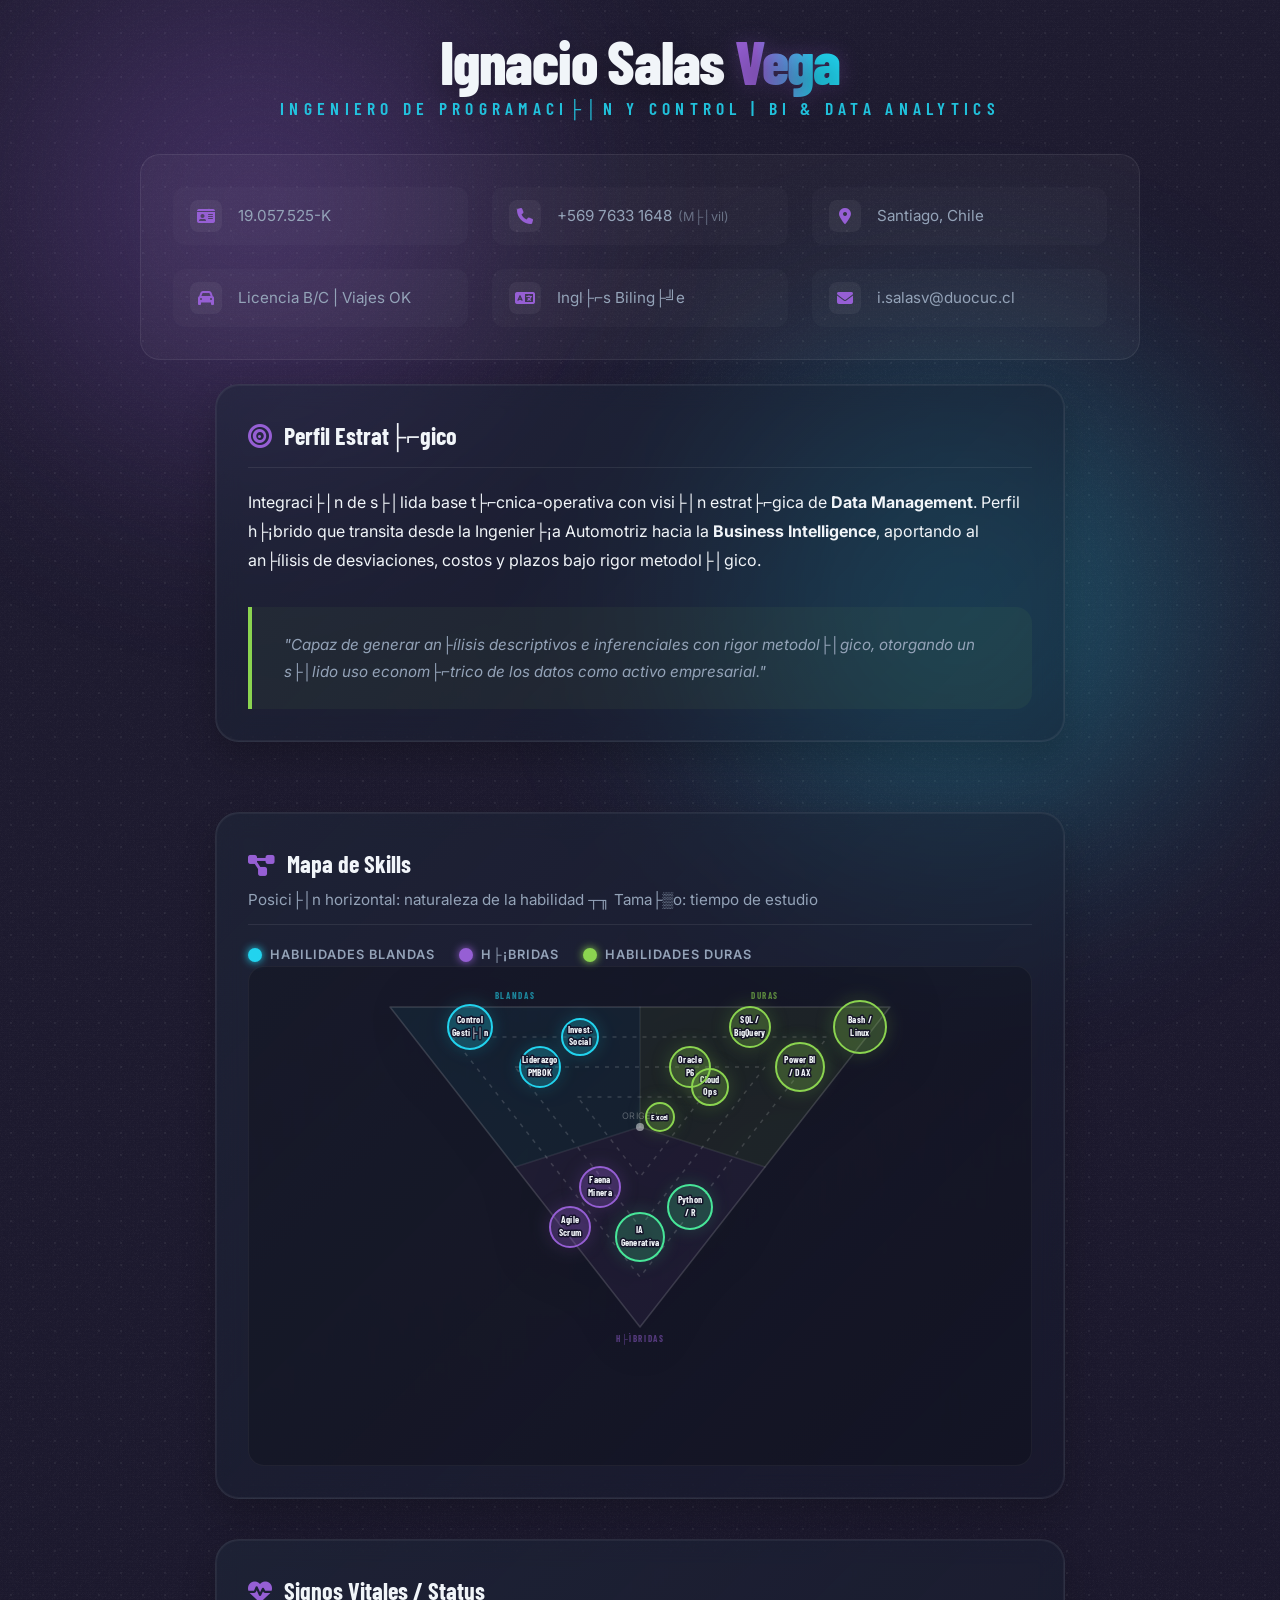
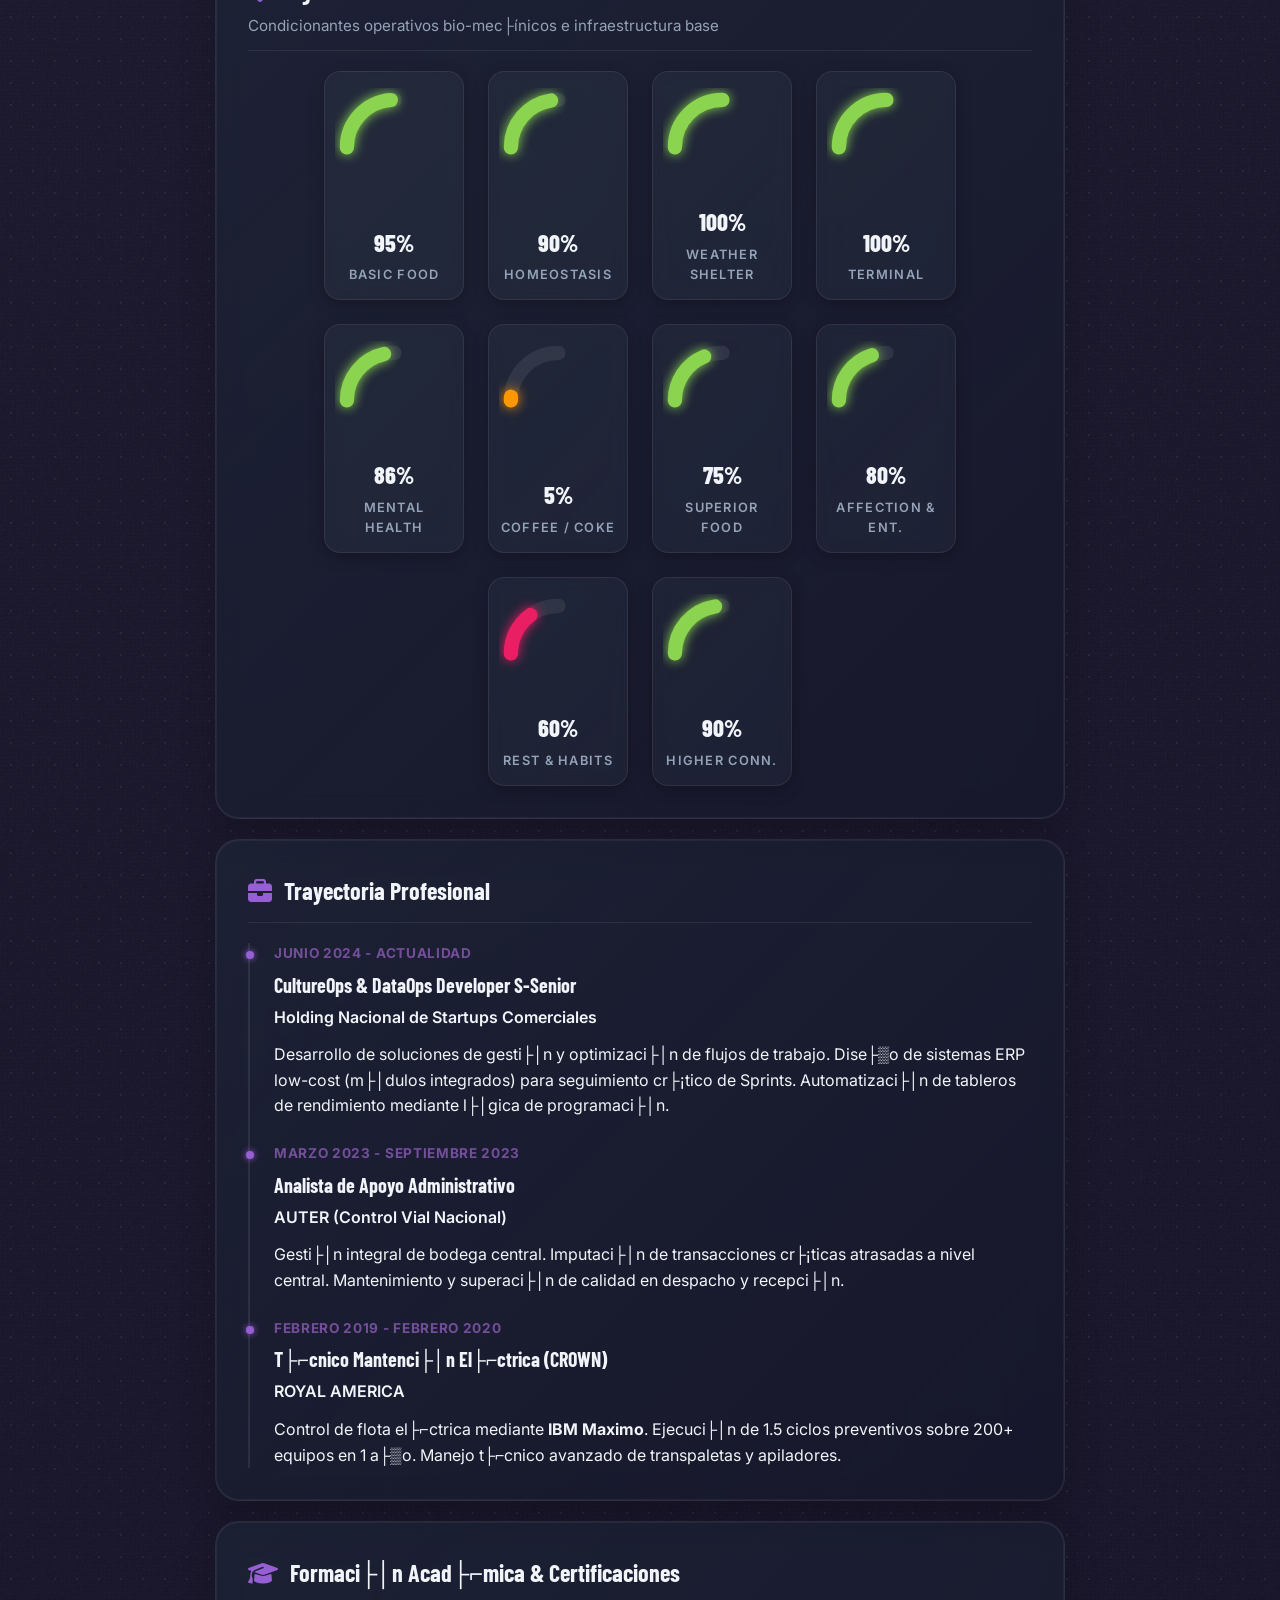
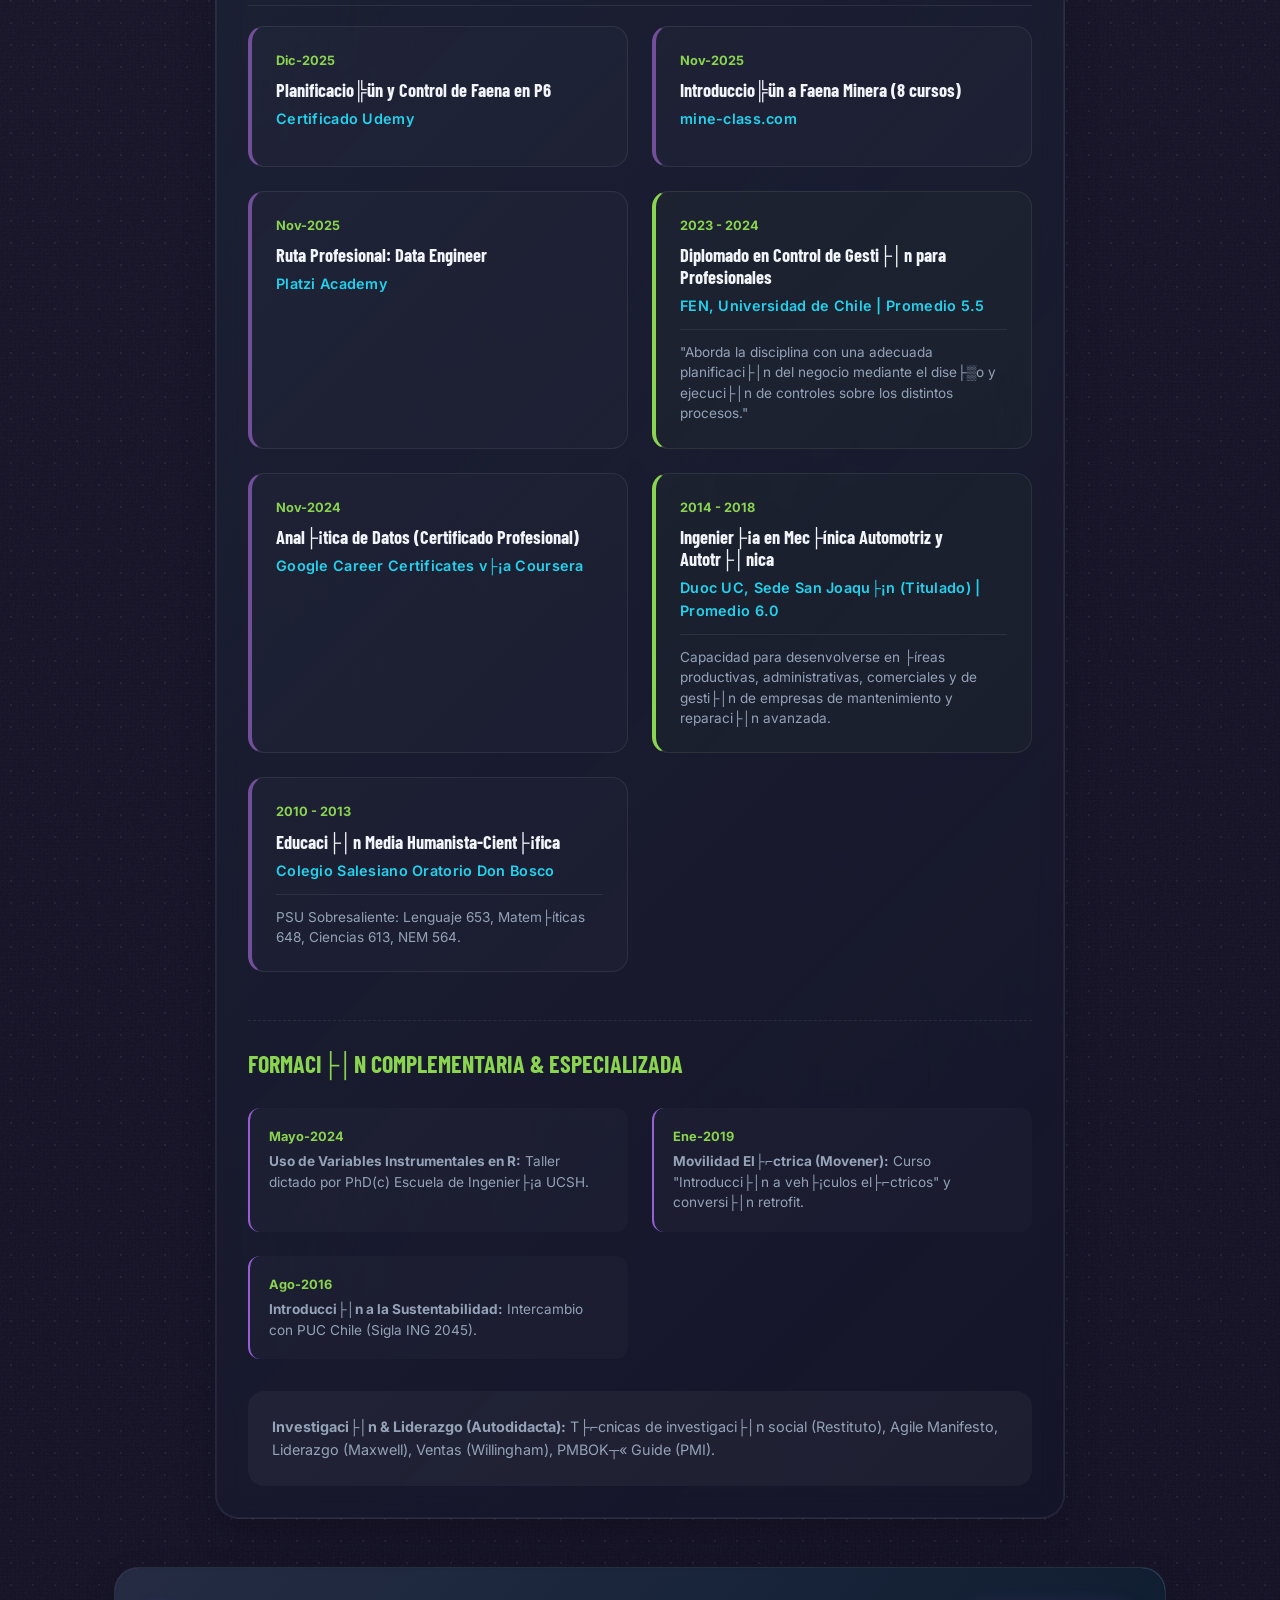
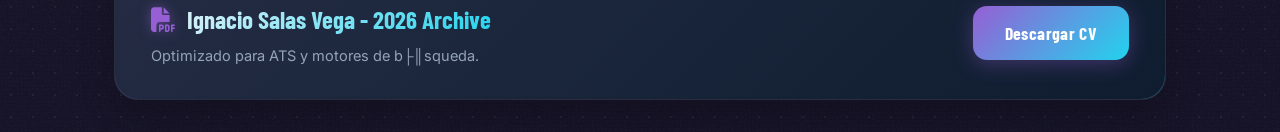
<file: svg_backup_utf8.html>
<!DOCTYPE html>
<html lang="es">

<head>
    <meta charset="UTF-8">
    <meta name="viewport" content="width=device-width, initial-scale=1.0">
    <title>Ignacio Salas Vega | BI & Control de Gesti├│n Portfolio</title>
    <meta name="description"
        content="CV de Ignacio Antonio Salas Vega, Profesional de Inteligencia Empresarial enfocado en Control de Gesti├│n y Miner├¡a.">
    <link rel="stylesheet" href="style.css?v=2.0">
    <link rel="preconnect" href="https://fonts.googleapis.com">
    <link rel="preconnect" href="https://fonts.gstatic.com" crossorigin>
    <link
        href="https://fonts.googleapis.com/css2?family=Barlow+Condensed:wght@300;400;600;700;800&family=Inter:wght@300;400;500;600;700&family=IBM+Plex+Mono:wght@400;600&display=swap"
        rel="stylesheet">
    <link rel="stylesheet" href="https://cdnjs.cloudflare.com/ajax/libs/font-awesome/6.4.0/css/all.min.css">
</head>

<body class="dark-mode">
    <div class="container">
        <!-- ATS Metadata (Hidden for Humans - 100% Data Integrity) -->
        <div class="sr-only">
            <h1>IGNACIO ANTONIO SALAS VEGA</h1>
            <p>RUT: 19.057.525-K</p>
            <p>Profesional de la Inteligencia empresarial y el control de gesti├│n</p>
            <p>Naci├│ el 19 de julio, 1995</p>
            <p>Contacto M├│vil: +569 7633 1648 | Emergencia: +569 7946 3741 (Marco Salas)</p>
            <p>Email: i.salasv@duocuc.cl</p>
            <p>Direcci├│n: Av. Diez de julio Huamachuco #750, casa 5, Santiago</p>
            <p>Licencia de conducir clase B/C. Biling├╝e Castellano-Ingl├⌐s. Disponibilidad de viajar.</p>
            <p>Objetivo: Ingeniero de Programaci├│n y Control | BI | Data Analytics | Miner├¡a.</p>
        </div>

        <header>
            <div class="header-main">
                <h1 id="user-name">Ignacio Salas <span class="accent">Vega</span></h1>
                <p class="subtitle">Ingeniero de Programaci├│n y Control | BI & Data Analytics</p>
            </div>

            <div class="contact-grid">
                <a class="contact-item" href="tel:+56976331648" title="Llamar">
                    <i class="fa-solid fa-id-card"></i>
                    <span>19.057.525-K</span>
                </a>
                <a class="contact-item" href="tel:+56976331648" title="Llamar">
                    <i class="fa-solid fa-phone"></i>
                    <span>+569 7633 1648 <small>(M├│vil)</small></span>
                </a>
                <a class="contact-item" href="https://maps.google.com/?q=Santiago,Chile" target="_blank" rel="noopener" title="Ver en Google Maps">
                    <i class="fa-solid fa-location-dot"></i>
                    <span>Santiago, Chile</span>
                </a>
                <a class="contact-item" href="https://www.sernac.cl/portal/604/w3-article-62593.html" target="_blank" rel="noopener" title="Info licencias">
                    <i class="fa-solid fa-car"></i>
                    <span>Licencia B/C | Viajes OK</span>
                </a>
                <a class="contact-item" href="https://linkedin.com/in/ignacio-salas-vega" target="_blank" rel="noopener" title="LinkedIn">
                    <i class="fa-solid fa-language"></i>
                    <span>Ingl├⌐s Biling├╝e</span>
                </a>
                <a class="contact-item" href="mailto:i.salasv@duocuc.cl" title="Enviar email">
                    <i class="fa-solid fa-envelope"></i>
                    <span>i.salasv@duocuc.cl</span>
                </a>

            </div>
        </header>

        <main class="grid">
            <div class="content-main">
                <!-- Profile Section -->
                <section class="card glass">
                    <div class="card-header">
                        <h2><i class="fa-solid fa-bullseye"></i> Perfil Estrat├⌐gico</h2>
                    </div>
                    <div class="objective-text">
                        <p>
                            Integraci├│n de s├│lida base t├⌐cnica-operativa con visi├│n estrat├⌐gica de <strong>Data
                                Management</strong>. Perfil h├¡brido que transita desde la Ingenier├¡a Automotriz hacia la
                            <strong>Business Intelligence</strong>, aportando al an├ílisis de desviaciones, costos y
                            plazos bajo rigor metodol├│gico.
                        </p>
                        <blockquote class="quote">
                            "Capaz de generar an├ílisis descriptivos e inferenciales con rigor metodol├│gico, otorgando un
                            s├│lido uso econom├⌐trico de los datos como activo empresarial."
                        </blockquote>
                    </div>
                </section>

                <div class="visual-row">
                    <!-- Skills Bubble Map -->
                    <section class="card glass skill-map-section">
                        <div class="card-header">
                            <h2><i class="fa-solid fa-diagram-project"></i> Mapa de Skills</h2>
                            <p>Posici├│n horizontal: naturaleza de la habilidad ┬╖ Tama├▒o: tiempo de estudio</p>
                        </div>

                        <!-- Skill Map Legend -->
                        <div class="skill-map-legend">
                            <span class="legend-item legend-soft"><span class="legend-dot"></span>Habilidades Blandas</span>
                            <span class="legend-item legend-hybrid"><span class="legend-dot"></span>H├¡bridas</span>
                            <span class="legend-item legend-hard"><span class="legend-dot"></span>Habilidades Duras</span>
                        </div>

                        <!-- Bubble Map SVG -->
                        <div class="skill-map-wrapper">
                            <svg id="skill-bubble-map" viewBox="0 0 620 380" class="skill-bubble-svg" role="img" aria-label="Mapa de habilidades blandas y duras">

                                <!-- Zone backgrounds (Inverted Triangle Split) -->
                                <!-- Soft zone (Top Left Kite) -->
                                <polygon points="60,40 310,40 310,160 185,200" class="skill-zone skill-zone-soft"/>
                                <!-- Hard zone (Top Right Kite) -->
                                <polygon points="310,40 560,40 435,200 310,160" class="skill-zone skill-zone-hard"/>
                                <!-- Hybrid zone (Bottom Kite) -->
                                <polygon points="185,200 310,160 435,200 310,360" class="skill-zone skill-zone-hybrid"/>

                                <!-- Dividers -->
                                <line x1="310" y1="160" x2="310" y2="40" class="triangle-divider"/>
                                <line x1="310" y1="160" x2="185" y2="200" class="triangle-divider"/>
                                <line x1="310" y1="160" x2="435" y2="200" class="triangle-divider"/>

                                <!-- Concentric Triangles for scale (Especializaci├│n) -->
                                <polygon points="60,40 560,40 310,360" class="triangle-border"/>
                                <polygon points="122.5,70 497.5,70 310,310" class="triangle-border cartesian-ring"/>
                                <polygon points="185,100 435,100 310,260" class="triangle-border cartesian-ring"/>
                                <polygon points="247.5,130 372.5,130 310,210" class="triangle-border cartesian-ring"/>

                                <!-- Center Badge / Node -->
                                <circle cx="310" cy="160" r="4" fill="var(--text-primary)" opacity="0.5"/>

                                <!-- Zone labels -->
                                <text x="185" y="32" class="skill-zone-label soft-label">BLANDAS</text>
                                <text x="435" y="32" class="skill-zone-label hard-label">DURAS</text>
                                <text x="310" y="375" class="skill-zone-label hybrid-label">H├ìBRIDAS</text>

                                <!-- Axes text (Specialization Marker) -->
                                <text x="310" y="152" class="skill-axis-text" text-anchor="middle" font-size="7">ORIGEN</text>

                                <!-- ΓòÉΓòÉΓòÉΓòÉΓòÉΓòÉΓòÉΓòÉΓòÉΓòÉΓòÉΓòÉΓòÉΓòÉΓòÉ SKILL BUBBLES ΓòÉΓòÉΓòÉΓòÉΓòÉΓòÉΓòÉΓòÉΓòÉΓòÉΓòÉΓòÉΓòÉΓòÉΓòÉ -->

                                <!-- BLANDAS (Top Left) -->
                                <g class="skill-bubble-group" data-skill="Control de Gesti├│n" data-type="Blanda" data-time="Diplomado FEN" data-detail="Alta especializaci├│n, ~54 meses equiv.">
                                    <circle cx="140" cy="60" r="22" class="skill-bubble skill-bubble-soft"/>
                                    <text x="140" y="56" class="bubble-label">Control</text>
                                    <text x="140" y="69" class="bubble-label">Gesti├│n</text>
                                </g>

                                <g class="skill-bubble-group" data-skill="Liderazgo / PMBOK" data-type="Blanda" data-time="Directivo" data-detail="Maxwell, Willingham, PMBOK, ~48 meses equiv.">
                                    <circle cx="210" cy="100" r="20" class="skill-bubble skill-bubble-soft"/>
                                    <text x="210" y="96" class="bubble-label">Liderazgo</text>
                                    <text x="210" y="109" class="bubble-label">PMBOK</text>
                                </g>

                                <g class="skill-bubble-group" data-skill="Investigaci├│n Social" data-type="Blanda" data-time="Anal├¡tico" data-detail="T├⌐cnicas de investigaci├│n, ~44 meses equiv.">
                                    <circle cx="250" cy="70" r="18" class="skill-bubble skill-bubble-soft"/>
                                    <text x="250" y="66" class="bubble-label">Invest.</text>
                                    <text x="250" y="78" class="bubble-label">Social</text>
                                </g>

                                <!-- DURAS (Top Right) -->
                                <g class="skill-bubble-group" data-skill="Bash / Linux" data-type="Dura" data-time="Especialista M├íximo" data-detail="Habilidad m├ís desarrollada actualmente">
                                    <circle cx="530" cy="60" r="26" class="skill-bubble skill-bubble-hard"/>
                                    <text x="530" y="56" class="bubble-label">Bash /</text>
                                    <text x="530" y="69" class="bubble-label">Linux</text>
                                </g>

                                <g class="skill-bubble-group" data-skill="Power BI / DAX" data-type="Dura" data-time="Analista BI" data-detail="Dashboards ejecutivos de alta producci├│n">
                                    <circle cx="470" cy="100" r="24" class="skill-bubble skill-bubble-hard"/>
                                    <text x="470" y="96" class="bubble-label">Power BI</text>
                                    <text x="470" y="109" class="bubble-label">/ DAX</text>
                                </g>

                                <g class="skill-bubble-group" data-skill="SQL / BigQuery" data-type="Dura" data-time="Queries" data-detail="ETL y modelos de datos relacionales">
                                    <circle cx="420" cy="60" r="20" class="skill-bubble skill-bubble-hard"/>
                                    <text x="420" y="56" class="bubble-label">SQL /</text>
                                    <text x="420" y="69" class="bubble-label">BigQuery</text>
                                </g>

                                <g class="skill-bubble-group" data-skill="Cloud / Ops" data-type="Dura" data-time="DevOps Basic" data-detail="AWS, GCP, contenedores b├ísicos">
                                    <circle cx="380" cy="120" r="18" class="skill-bubble skill-bubble-hard"/>
                                    <text x="380" y="116" class="bubble-label">Cloud</text>
                                    <text x="380" y="128" class="bubble-label">Ops</text>
                                </g>

                                <g class="skill-bubble-group" data-skill="Oracle P6" data-type="Dura" data-time="Planeamiento" data-detail="Control de proyectos, cronogramas y mallas CPM">
                                    <circle cx="360" cy="100" r="20" class="skill-bubble skill-bubble-hard"/>
                                    <text x="360" y="96" class="bubble-label">Oracle</text>
                                    <text x="360" y="109" class="bubble-label">P6</text>
                                </g>
                                
                                <g class="skill-bubble-group" data-skill="Excel" data-type="Dura" data-time="Generalista" data-detail="Habilidad desplazada por herramientas superiores, cercan├¡a al centro">
                                    <circle cx="330" cy="150" r="14" class="skill-bubble skill-bubble-hard"/>
                                    <text x="330" y="153" class="bubble-label" style="font-size: 8px;">Excel</text>
                                </g>

                                <!-- H├ìBRIDAS (Bottom) -->
                                <g class="skill-bubble-group" data-skill="IA Generativa" data-type="H├¡brida-Dura" data-time="A la vanguardia" data-detail="Flujos AI, automatizaci├│n con LLMs (Top especializaci├│n)">
                                    <circle cx="310" cy="270" r="24" class="skill-bubble skill-bubble-hybrid-hard"/>
                                    <text x="310" y="266" class="bubble-label">IA</text>
                                    <text x="310" y="279" class="bubble-label">Generativa</text>
                                </g>

                                <g class="skill-bubble-group" data-skill="Python / R" data-type="H├¡brida-Dura" data-time="Developer" data-detail="Data Engineering, limpieza de datos, y scripts estad├¡sticos">
                                    <circle cx="360" cy="240" r="22" class="skill-bubble skill-bubble-hybrid-hard"/>
                                    <text x="360" y="236" class="bubble-label">Python</text>
                                    <text x="360" y="249" class="bubble-label">/ R</text>
                                </g>

                                <g class="skill-bubble-group" data-skill="Agile / Scrum" data-type="H├¡brida-Blanda" data-time="Agile" data-detail="Pr├íctica laboral en startups, sprint planning">
                                    <circle cx="240" cy="260" r="20" class="skill-bubble skill-bubble-hybrid"/>
                                    <text x="240" y="256" class="bubble-label">Agile</text>
                                    <text x="240" y="269" class="bubble-label">Scrum</text>
                                </g>

                                <g class="skill-bubble-group" data-skill="Faena Minera" data-type="H├¡brida" data-time="Terreno" data-detail="Conformidad a normas y operaciones">
                                    <circle cx="270" cy="220" r="20" class="skill-bubble skill-bubble-hybrid"/>
                                    <text x="270" y="216" class="bubble-label">Faena</text>
                                    <text x="270" y="229" class="bubble-label">Minera</text>
                                </g>

                                <!-- ΓòÉΓòÉΓòÉΓòÉΓòÉΓòÉΓòÉΓòÉΓòÉΓòÉΓòÉΓòÉΓòÉΓòÉΓòÉ TOOLTIP ΓòÉΓòÉΓòÉΓòÉΓòÉΓòÉΓòÉΓòÉΓòÉΓòÉΓòÉΓòÉΓòÉΓòÉΓòÉ -->
                                <g id="skill-tooltip" class="skill-tooltip-group" style="display:none;">
                                    <rect id="tooltip-bg" x="0" y="0" width="200" height="76" rx="10" class="tooltip-bg"/>
                                    <text id="tooltip-name" x="10" y="20" class="tooltip-name"></text>
                                    <text id="tooltip-type" x="10" y="38" class="tooltip-type"></text>
                                    <text id="tooltip-time" x="10" y="54" class="tooltip-time"></text>
                                    <text id="tooltip-detail" x="10" y="70" class="tooltip-detail"></text>
                                </g>
                            </svg>
                        </div>
                    </section>

                    <!-- Signos Vitales y Estado del Sistema -->
                    <section class="card glass mastery-section">
                        <div class="card-header">
                            <h2><i class="fa-solid fa-heart-pulse"></i> Signos Vitales / Status</h2>
                            <p>Condicionantes operativos bio-mec├ínicos e infraestructura base</p>
                        </div>
                        <div class="carousel-container">
                            <div class="gauge-grid carousel">
                                <!-- 1. Basic food and hydration: 95% -->
                                <div class="gauge-item">
                                    <svg viewBox="0 0 100 100" class="gauge">
                                        <path d="M 10 50 A 40 40 0 0 1 50 10" class="gauge-bg" />
                                        <path d="M 10 50 A 40 40 0 0 1 50 10" class="gauge-fill"
                                            style="stroke-dasharray: 62.8; stroke-dashoffset: 3.14;" />
                                    </svg>
                                    <div class="gauge-info"><span class="gauge-value">95%</span><span
                                            class="gauge-name">Basic Food</span><!--<span class="gauge-desc">Hydration</span>-->
                                    </div>
                                </div>
                                <!-- 2. Homeostasis: 90% -->
                                <div class="gauge-item">
                                    <svg viewBox="0 0 100 100" class="gauge">
                                        <path d="M 10 50 A 40 40 0 0 1 50 10" class="gauge-bg" />
                                        <path d="M 10 50 A 40 40 0 0 1 50 10" class="gauge-fill"
                                            style="stroke-dasharray: 62.8; stroke-dashoffset: 6.28;" />
                                    </svg>
                                    <div class="gauge-info"><span class="gauge-value">90%</span><span
                                            class="gauge-name">Homeostasis</span><!--<span class="gauge-desc">Stable</span>--></div>
                                </div>
                                <!-- 3. Weather shelter: 100% -->
                                <div class="gauge-item">
                                    <svg viewBox="0 0 100 100" class="gauge">
                                        <path d="M 10 50 A 40 40 0 0 1 50 10" class="gauge-bg" />
                                        <path d="M 10 50 A 40 40 0 0 1 50 10" class="gauge-fill accent-purple"
                                            style="stroke-dasharray: 62.8; stroke-dashoffset: 0;" />
                                    </svg>
                                    <div class="gauge-info"><span class="gauge-value">100%</span><span
                                            class="gauge-name">Weather Shelter</span><!--<span class="gauge-desc">Optimal</span>-->
                                    </div>
                                </div>
                                <!-- 4. Working & connected terminal: 100% -->
                                <div class="gauge-item">
                                    <svg viewBox="0 0 100 100" class="gauge">
                                        <path d="M 10 50 A 40 40 0 0 1 50 10" class="gauge-bg" />
                                        <path d="M 10 50 A 40 40 0 0 1 50 10" class="gauge-fill accent-purple"
                                            style="stroke-dasharray: 62.8; stroke-dashoffset: 0;" />
                                    </svg>
                                    <div class="gauge-info"><span class="gauge-value">100%</span><span
                                            class="gauge-name">Terminal</span><!--<span class="gauge-desc">Connected</span>--></div>
                                </div>
                                <!-- 5. Attended mental health: 86% -->
                                <div class="gauge-item">
                                    <svg viewBox="0 0 100 100" class="gauge">
                                        <path d="M 10 50 A 40 40 0 0 1 50 10" class="gauge-bg" />
                                        <path d="M 10 50 A 40 40 0 0 1 50 10" class="gauge-fill"
                                            style="stroke-dasharray: 62.8; stroke-dashoffset: 8.79;" />
                                    </svg>
                                    <div class="gauge-info"><span class="gauge-value">86%</span><span
                                            class="gauge-name">Mental Health</span><!--<span class="gauge-desc">Attended</span>-->
                                    </div>
                                </div>
                                <!-- 6. Coffee/Coke: 5% -->
                                <div class="gauge-item">
                                    <svg viewBox="0 0 100 100" class="gauge">
                                        <path d="M 10 50 A 40 40 0 0 1 50 10" class="gauge-bg" />
                                        <path d="M 10 50 A 40 40 0 0 1 50 10" class="gauge-fill"
                                            style="stroke-dasharray: 62.8; stroke-dashoffset: 59.66; stroke:#ff9800; filter:drop-shadow(0 0 5px #ff9800);" />
                                    </svg>
                                    <div class="gauge-info"><span class="gauge-value">5%</span><span
                                            class="gauge-name">Coffee / Coke</span><!--<span class="gauge-desc">Fuel</span>-->
                                    </div>
                                </div>
                                <!-- 7. Superior food and hydration: 75% -->
                                <div class="gauge-item">
                                    <svg viewBox="0 0 100 100" class="gauge">
                                        <path d="M 10 50 A 40 40 0 0 1 50 10" class="gauge-bg" />
                                        <path d="M 10 50 A 40 40 0 0 1 50 10" class="gauge-fill accent-purple"
                                            style="stroke-dasharray: 62.8; stroke-dashoffset: 15.70;" />
                                    </svg>
                                    <div class="gauge-info"><span class="gauge-value">75%</span><span
                                            class="gauge-name">Superior Food</span><!--<span class="gauge-desc">Premium</span>--></div>
                                </div>
                                <!-- 8. Affection, entertainment & therapy: 80% -->
                                <div class="gauge-item">
                                    <svg viewBox="0 0 100 100" class="gauge">
                                        <path d="M 10 50 A 40 40 0 0 1 50 10" class="gauge-bg" />
                                        <path d="M 10 50 A 40 40 0 0 1 50 10" class="gauge-fill accent-purple"
                                            style="stroke-dasharray: 62.8; stroke-dashoffset: 12.56;" />
                                    </svg>
                                    <div class="gauge-info"><span class="gauge-value">80%</span><span
                                            class="gauge-name">Affection & Ent.</span><!--<span class="gauge-desc">Therapy</span>-->
                                    </div>
                                </div>
                                <!-- 9. Rest and healthy habits: 60% -->
                                <div class="gauge-item">
                                    <svg viewBox="0 0 100 100" class="gauge">
                                        <path d="M 10 50 A 40 40 0 0 1 50 10" class="gauge-bg" />
                                        <path d="M 10 50 A 40 40 0 0 1 50 10" class="gauge-fill"
                                            style="stroke-dasharray: 62.8; stroke-dashoffset: 25.12; stroke:#e91e63; filter:drop-shadow(0 0 5px #e91e63);" />
                                    </svg>
                                    <div class="gauge-info"><span class="gauge-value">60%</span><span
                                            class="gauge-name">Rest & Habits</span><!--<span class="gauge-desc">Needs work</span>-->
                                    </div>
                                </div>
                                <!-- 10. Higher connection / Medicine: 90% -->
                                <div class="gauge-item">
                                    <svg viewBox="0 0 100 100" class="gauge">
                                        <path d="M 10 50 A 40 40 0 0 1 50 10" class="gauge-bg" />
                                        <path d="M 10 50 A 40 40 0 0 1 50 10" class="gauge-fill accent-purple"
                                            style="stroke-dasharray: 62.8; stroke-dashoffset: 6.28;" />
                                    </svg>
                                    <div class="gauge-info"><span class="gauge-value">90%</span><span
                                            class="gauge-name">Higher Conn.</span><!--<span class="gauge-desc">Medicine</span>--></div>
                                </div>
                            </div>
                        </div>
                    </section>
                </div>

                <!-- Experience -->
                <section class="card glass">
                    <div class="card-header">
                        <h2><i class="fa-solid fa-briefcase"></i> Trayectoria Profesional</h2>
                    </div>
                    <div class="timeline">
                        <div class="timeline-item">
                            <div class="timeline-date">Junio 2024 - Actualidad</div>
                            <h3 class="timeline-title">CultureOps & DataOps Developer S-Senior</h3>
                            <div class="timeline-org">Holding Nacional de Startups Comerciales</div>
                            <p class="timeline-desc">Desarrollo de soluciones de gesti├│n y optimizaci├│n de flujos de
                                trabajo. Dise├▒o de sistemas ERP low-cost (m├│dulos integrados) para seguimiento cr├¡tico
                                de Sprints. Automatizaci├│n de tableros de rendimiento mediante l├│gica de programaci├│n.
                            </p>
                        </div>
                        <div class="timeline-item">
                            <div class="timeline-date">Marzo 2023 - Septiembre 2023</div>
                            <h3 class="timeline-title">Analista de Apoyo Administrativo</h3>
                            <div class="timeline-org">AUTER (Control Vial Nacional)</div>
                            <p class="timeline-desc">Gesti├│n integral de bodega central. Imputaci├│n de transacciones
                                cr├¡ticas atrasadas a nivel central. Mantenimiento y superaci├│n de calidad en despacho y
                                recepci├│n.</p>
                        </div>
                        <div class="timeline-item">
                            <div class="timeline-date">Febrero 2019 - Febrero 2020</div>
                            <h3 class="timeline-title">T├⌐cnico Mantenci├│n El├⌐ctrica (CROWN)</h3>
                            <div class="timeline-org">ROYAL AMERICA</div>
                            <p class="timeline-desc">Control de flota el├⌐ctrica mediante <strong>IBM Maximo</strong>.
                                Ejecuci├│n de 1.5 ciclos preventivos sobre 200+ equipos en 1 a├▒o. Manejo t├⌐cnico avanzado
                                de transpaletas y apiladores.</p>
                        </div>
                    </div>
                </section>

                <!-- Unified Education & Certifications -->
                <section class="card glass">
                    <div class="card-header">
                        <h2><i class="fa-solid fa-graduation-cap"></i> Formaci├│n Acad├⌐mica & Certificaciones</h2>
                    </div>
                    <div class="edu-grid">
                        <div class="edu-item">
                            <span class="edu-date">Dic-2025</span>
                            <h3 class="edu-heading">Planificacio╠ün y Control de Faena en P6</h3>
                            <span class="edu-org">Certificado Udemy</span>
                        </div>
                        <div class="edu-item">
                            <span class="edu-date">Nov-2025</span>
                            <h3 class="edu-heading">Introduccio╠ün a Faena Minera (8 cursos)</h3>
                            <span class="edu-org">mine-class.com</span>
                        </div>
                        <div class="edu-item">
                            <span class="edu-date">Nov-2025</span>
                            <h3 class="edu-heading">Ruta Profesional: Data Engineer</h3>
                            <span class="edu-org">Platzi Academy</span>
                        </div>
                        <div class="edu-item highlight">
                            <span class="edu-date">2023 - 2024</span>
                            <h3 class="edu-heading">Diplomado en Control de Gesti├│n para Profesionales</h3>
                            <span class="edu-org">FEN, Universidad de Chile | Promedio 5.5</span>
                            <p class="edu-meta">"Aborda la disciplina con una adecuada planificaci├│n del negocio
                                mediante el dise├▒o y ejecuci├│n de controles sobre los distintos procesos."</p>
                        </div>
                        <div class="edu-item">
                            <span class="edu-date">Nov-2024</span>
                            <h3 class="edu-heading">Anal├¡tica de Datos (Certificado Profesional)</h3>
                            <span class="edu-org">Google Career Certificates v├¡a Coursera</span>
                        </div>
                        <div class="edu-item highlight">
                            <span class="edu-date">2014 - 2018</span>
                            <h3 class="edu-heading">Ingenier├¡a en Mec├ínica Automotriz y Autotr├│nica</h3>
                            <span class="edu-org">Duoc UC, Sede San Joaqu├¡n (Titulado) | Promedio 6.0</span>
                            <p class="edu-meta">Capacidad para desenvolverse en ├íreas productivas, administrativas,
                                comerciales y de gesti├│n de empresas de mantenimiento y reparaci├│n avanzada.</p>
                        </div>
                        <div class="edu-item">
                            <span class="edu-date">2010 - 2013</span>
                            <h3 class="edu-heading">Educaci├│n Media Humanista-Cient├¡fica</h3>
                            <span class="edu-org">Colegio Salesiano Oratorio Don Bosco</span>
                            <p class="edu-meta">PSU Sobresaliente: Lenguaje 653, Matem├íticas 648, Ciencias 613, NEM 564.
                            </p>
                        </div>
                    </div>

                    <div class="secondary-edu-header">
                        <h3>Formaci├│n Complementaria & Especializada</h3>
                    </div>
                    <div class="edu-grid-secondary">
                        <div class="edu-item-small">
                            <span class="edu-date">Mayo-2024</span>
                            <p><strong>Uso de Variables Instrumentales en R:</strong> Taller dictado por PhD(c) Escuela
                                de Ingenier├¡a UCSH.</p>
                        </div>
                        <div class="edu-item-small">
                            <span class="edu-date">Ene-2019</span>
                            <p><strong>Movilidad El├⌐ctrica (Movener):</strong> Curso "Introducci├│n a veh├¡culos
                                el├⌐ctricos" y conversi├│n retrofit.</p>
                        </div>
                        <div class="edu-item-small">
                            <span class="edu-date">Ago-2016</span>
                            <p><strong>Introducci├│n a la Sustentabilidad:</strong> Intercambio con PUC Chile (Sigla ING
                                2045).</p>
                        </div>
                    </div>

                    <div class="self-taught">
                        <p><strong>Investigaci├│n & Liderazgo (Autodidacta):</strong> T├⌐cnicas de investigaci├│n social
                            (Restituto), Agile Manifesto, Liderazgo (Maxwell), Ventas (Willingham), PMBOK┬« Guide (PMI).
                        </p>
                    </div>
                </section>
            </div>
        </main>

        <section class="export-banner glass">
            <div class="export-flex">
                <div>
                    <h2><i class="fa-solid fa-file-pdf"></i> Ignacio Salas Vega - 2026 Archive</h2>
                    <p>Optimizado para ATS y motores de b├║squeda.</p>
                </div>
                <button class="btn print-btn" onclick="window.print()"
                    aria-label="Descargar Curriculum Vitae en formato PDF">
                    Descargar CV
                </button>
            </div>
        </section>
    </div>

    <!-- ATS Cluster Hidden -->
    <div class="sr-only">
        SEO CLUSTER: Generative AI; IA Generativa; Prompt Engineering; BigQuery; Google Cloud Platform; R Studio;
        Python; M Language; Power Query; DAX; Data Analysis Expressions; SQL; SQLite; SQL Standard; Power BI; Tableau;
        Data Visualization; Dashboard; Data Driven Decision; SAP; Excel; Oracle Primavera; P6; Construction Viz; ETL
        process; Statistics; Management; Pivot Tables; Relational Database; Strategic Role; Trainee; Scrum; Teamwork;
        Sustainability; Degrowth; Analytical Thinking; Method; Economic; Econometry; Trend; Insight; Outlier; Business
        Intelligence; BI; Business Analytic; BA; Stakeholder; Brevo; Notion; No-Code; Wordpress; Zapier; Integrated
        Automations; Automate; Azure; AWS; Amazon Web Services; Cloud Computing; Cloud Services; GCP; Hubspot; Slack;
        Github; Linux/GNU; Ubuntu; CRM; ERP; Anaconda Environment; GA4; Google Analytics; Meta Ads; Marketing Digital;
        Paid Social; Paid Media; Docker; Microsoft Power Automate; n8n.
    </div>
    <!-- Skill Bubble Map: Tooltip Interaction -->
    <script>
    (function() {
        const svg = document.getElementById('skill-bubble-map');
        if (!svg) return;

        const tooltip = document.getElementById('skill-tooltip');
        const tooltipBg = document.getElementById('tooltip-bg');
        const tooltipName = document.getElementById('tooltip-name');
        const tooltipType = document.getElementById('tooltip-type');
        const tooltipTime = document.getElementById('tooltip-time');
        const tooltipDetail = document.getElementById('tooltip-detail');

        const TOOLTIP_W = 210;
        const TOOLTIP_H = 80;
        const SVG_W = 620;
        const SVG_H = 380;

        function wrapText(el, text, maxWidth) {
            // Simple truncation for SVG text
            el.textContent = text.length > 34 ? text.slice(0, 33) + 'ΓÇª' : text;
        }

        svg.querySelectorAll('.skill-bubble-group').forEach(function(g) {
            g.addEventListener('mouseenter', function(e) {
                const skill = g.dataset.skill;
                const type = g.dataset.type;
                const time = g.dataset.time;
                const detail = g.dataset.detail || '';

                tooltipName.textContent = skill;
                tooltipType.textContent = '≡ƒôî ' + type;
                tooltipTime.textContent = '≡ƒòÉ Estudio: ' + time;
                wrapText(tooltipDetail, detail, TOOLTIP_W - 20);

                // Get circle position from SVG coords
                const circle = g.querySelector('circle');
                let cx = parseFloat(circle.getAttribute('cx'));
                let cy = parseFloat(circle.getAttribute('cy'));
                let r = parseFloat(circle.getAttribute('r'));

                let tx = cx + r + 8;
                let ty = cy - TOOLTIP_H / 2;

                // Clamp within SVG bounds
                if (tx + TOOLTIP_W > SVG_W - 5) tx = cx - r - TOOLTIP_W - 8;
                if (ty < 5) ty = 5;
                if (ty + TOOLTIP_H > SVG_H - 5) ty = SVG_H - TOOLTIP_H - 5;

                tooltipBg.setAttribute('x', tx);
                tooltipBg.setAttribute('y', ty);
                tooltipBg.setAttribute('width', TOOLTIP_W);
                tooltipBg.setAttribute('height', TOOLTIP_H);

                tooltipName.setAttribute('x', tx + 10);
                tooltipName.setAttribute('y', ty + 18);
                tooltipType.setAttribute('x', tx + 10);
                tooltipType.setAttribute('y', ty + 34);
                tooltipTime.setAttribute('x', tx + 10);
                tooltipTime.setAttribute('y', ty + 50);
                tooltipDetail.setAttribute('x', tx + 10);
                tooltipDetail.setAttribute('y', ty + 66);

                tooltip.style.display = 'block';
                tooltip.style.pointerEvents = 'none';
            });

            g.addEventListener('mouseleave', function() {
                tooltip.style.display = 'none';
            });
        });
    })();
    </script>
</body>

</html>
</file>
<file: style.css>
:root {
    /* ── Fondos ───────────────────────────────────────── */
    --bg-color: #1d1a2f;
    --bg-deep: #14112a;
    --surface: #1e293b;
    --card-bg: rgba(30, 41, 59, 0.4);

    /* ── Acentos ──────────────────────────────────────── */
    --accent-primary: #965fd4;
    --accent-secondary: #734f9a;
    --accent-cyan: #22d3ee;
    --accent-lime: #8bd450;
    --accent-green: #10b981;
    --accent-red: #ef4444;
    --accent-amber: #f59e0b;
    --accent-pink: #f472b6;
    --accent-sky: #38bdf8;
    --accent-teal: #48e699;

    /* ── Texto ────────────────────────────────────────── */
    --text-primary: #f1f5f9;
    --text-secondary: #94a3b8;
    --text-muted: #64748b;
    --text-dark: #334155;

    /* ── Bordes / Glass ───────────────────────────────── */
    --border-color: rgba(255, 255, 255, 0.08);
    --border-light: rgba(255, 255, 255, 0.12);
    --glass-border: rgba(255, 255, 255, 0.10);
    --glass-blur: blur(12px);

    /* ── Tipografía ───────────────────────────────────── */
    --font-header: 'Barlow Condensed', sans-serif;
    --font-body: 'Inter', sans-serif;
    --font-mono: 'IBM Plex Mono', monospace;

    /* ── Miscelánea ───────────────────────────────────── */
    --transition: all 0.3s cubic-bezier(0.4, 0, 0.2, 1);
}

.sr-only {
    position: absolute;
    width: 1px;
    height: 1px;
    padding: 0;
    margin: -1px;
    overflow: hidden;
    clip: rect(0, 0, 0, 0);
    white-space: nowrap;
    border: 0;
}

/* Reset & Base */
* {
    margin: 0;
    padding: 0;
    box-sizing: border-box;
}

body {
    background-color: var(--bg-color);
    color: var(--text-primary);
    font-family: var(--font-body);
    line-height: 1.6;
    min-height: 100vh;
    position: relative;
    overflow-x: hidden;
    /* Fondo con capas: Textura Grain fina + Puntos micro + Color base */
    background-image:
        /* Capa 1: Puntos micro sutiles */
        radial-gradient(circle, rgba(255, 255, 255, 0.055) 1px, transparent 1px),
        /* Capa 2: Noise grain orgánico */
        url("data:image/svg+xml,%3Csvg xmlns='http://www.w3.org/2000/svg' width='300' height='300'%3E%3Cfilter id='n'%3E%3CfeTurbulence type='turbulence' baseFrequency='0.75' numOctaves='4' seed='2' stitchTiles='stitch'/%3E%3CfeColorMatrix type='saturate' values='0'/%3E%3C/filter%3E%3Crect width='300' height='300' filter='url(%23n)' opacity='0.09'/%3E%3C/svg%3E"),
        /* Capa 3: Gradiente oscuro de base */
        linear-gradient(160deg, rgba(29, 26, 47, 1) 0%, rgba(20, 17, 38, 1) 100%);
    background-size: 22px 22px, 300px 300px, 100% 100%;
}

/* Capas de Gradients Animados (Blobs) */
body::before,
body::after {
    content: '';
    position: fixed;
    width: 60vmax;
    height: 60vmax;
    border-radius: 50%;
    filter: blur(80px);
    z-index: -1;
    opacity: 0.35;
    pointer-events: none;
}

body::before {
    background: radial-gradient(circle, var(--accent-primary) 0%, transparent 70%);
    top: -20%;
    left: -10%;
    animation: blob-float 20s infinite alternate ease-in-out;
}

body::after {
    background: radial-gradient(circle, var(--accent-cyan) 0%, transparent 70%);
    bottom: -10%;
    right: -5%;
    animation: blob-float 25s infinite alternate-reverse ease-in-out;
}

@keyframes blob-float {
    0% {
        transform: translate(0, 0) scale(1);
    }

    100% {
        transform: translate(10%, 15%) scale(1.1);
    }
}

.container {
    max-width: 1100px;
    margin: 0 auto;
    padding: 2rem 1.5rem;
}

header {
    margin-bottom: 1.5rem;
}

.header-main {
    text-align: center;
    margin-bottom: 1rem;
}

.profile-photo-wrapper {
    display: flex;
    justify-content: center;
    margin-bottom: 1.5rem;
    width: 100%;
    grid-column: 1 / -1;
}



.profile-photo-container {
    width: 110px;
    height: 110px;
    border-radius: 50%;
    overflow: hidden;
    border: 3px solid var(--accent-primary);
    box-shadow: 0 4px 15px rgba(0, 0, 0, 0.3);
    /* shadow-sm */
    flex-shrink: 0;
    aspect-ratio: 1 / 1;
}

.profile-photo {
    width: 100%;
    height: 100%;
    object-fit: cover;
    object-position: center 10%;
    display: block;
}

h1 {
    font-family: var(--font-header);
    font-size: clamp(2.5rem, 8vw, 3.8rem);
    font-weight: 800;
    margin-bottom: 0.25rem;
    letter-spacing: -0.02em;
    line-height: 0.95;
    text-shadow: 0 10px 30px rgba(0, 0, 0, 0.3);
}

h1 .accent {
    background: linear-gradient(90deg, var(--accent-primary) 20%, var(--accent-cyan) 80%);
    -webkit-background-clip: text;
    background-clip: text;
    -webkit-text-fill-color: transparent;
    filter: drop-shadow(0 0 10px rgba(150, 95, 212, 0.3));
    /* accent-primary/30 */
}

.subtitle {
    color: var(--accent-cyan);
    font-weight: 600;
    font-size: 1.1rem;
    text-transform: uppercase;
    letter-spacing: 0.3em;
    font-family: var(--font-header);
    margin-bottom: 1.5rem;
    opacity: 0.9;
    text-shadow: var(--text-glow);
}

.nav-links {
    display: flex;
    justify-content: center;
    gap: 1.5rem;
    margin: 1.5rem 0;
}

.nav-links a {
    color: var(--text-secondary);
    font-size: 1.4rem;
    transition: var(--transition);
    width: 40px;
    height: 40px;
    display: flex;
    align-items: center;
    justify-content: center;
    border-radius: 50%;
    background: rgba(255, 255, 255, 0.03);
    /* surface-xs */
    border: 1px solid var(--border-color);
}

.nav-links a:hover {
    color: var(--accent-lime);
    background: rgba(255, 255, 255, 0.08);
    transform: translateY(-3px);
    border-color: var(--accent-lime);
    box-shadow: 0 0 15px rgba(139, 212, 80, 0.3);
    /* accent-lime/30 */
}

.contact-grid {
    display: grid !important;
    grid-template-columns: repeat(3, 1fr) !important;
    gap: 1.5rem;
    margin-top: 2rem;
    max-width: 1000px;
    margin-left: auto;
    margin-right: auto;
    padding: 2rem;
    background: rgba(255, 255, 255, 0.03);
    /* surface-xs */
    border-radius: 20px;
    border: 1px solid var(--border-color);
}

@media screen and (max-width: 1024px) {
    .contact-grid {
        grid-template-columns: repeat(3, 1fr) !important;
        padding: 1.5rem;
    }
}

@media screen and (max-width: 850px) {
    .contact-grid {
        grid-template-columns: repeat(2, 1fr) !important;
        gap: 1rem;
    }
}




.contact-item {
    display: flex;
    align-items: center;
    justify-content: flex-start;
    gap: 1rem;
    font-size: 0.95rem;
    color: var(--text-secondary);
    text-decoration: none;
    padding: 0.75rem 1rem;
    border-radius: 12px;
    transition: var(--transition);
    cursor: pointer;
    background: rgba(255, 255, 255, 0.02);
    /* surface-2xs */
    border: 1px solid transparent;
}


.contact-item:hover {
    color: var(--text-primary);
    background: rgba(255, 255, 255, 0.06);
    transform: translateY(-2px);
}

.contact-item i {
    width: 32px;
    height: 32px;
    background: rgba(255, 255, 255, 0.05);
    border-radius: 8px;
    display: flex;
    align-items: center;
    justify-content: center;
    color: var(--accent-primary);
    font-size: 1rem;
    flex-shrink: 0;
}

.contact-item small {
    opacity: 0.6;
    margin-left: 2px;
}

/* Harvard Layout (Single Column) */
.grid {
    display: flex;
    flex-direction: column;
    gap: 1.5rem;
    max-width: 850px;
    margin: 0 auto;
}

.content-main {
    display: flex;
    flex-direction: column;
    gap: 1.25rem;
}

/* Section Dividers */
.card-header {
    margin-bottom: 1.5rem;
    padding-bottom: 0.75rem;
    border-bottom: 1px solid var(--border-color);
}

/* Cards & Glassmorphism */
.glass {
    background: linear-gradient(135deg, rgba(30, 41, 59, 0.5) 0%, rgba(15, 23, 42, 0.3) 100%);
    backdrop-filter: var(--glass-blur);
    -webkit-backdrop-filter: var(--glass-blur);
    border: 1px solid rgba(255, 255, 255, 0.08);
    border-radius: 24px;
    padding: 2rem;
    box-shadow:
        0 15px 35px rgba(0, 0, 0, 0.2),
        inset 0 0 0 1px rgba(255, 255, 255, 0.05);
    transition: transform 0.4s cubic-bezier(0.2, 1, 0.3, 1), box-shadow 0.4s ease, border-color 0.4s ease;
}

.card:hover {
    transform: translateY(-8px);
    box-shadow: 0 20px 45px rgba(0, 0, 0, 0.3);
    border-color: rgba(150, 95, 212, 0.3);
    /* accent-primary/30 */
}

.card-header {
    margin-bottom: 1.25rem;
}

.card-header h2 {
    font-family: var(--font-header);
    font-size: 1.5rem;
    font-weight: 700;
    display: flex;
    align-items: center;
    gap: 0.75rem;
}

.card-header h2 i {
    color: var(--accent-primary);
}

.card-header p {
    color: var(--text-secondary);
    font-size: 0.95rem;
    margin-top: 0.25rem;
}

/* Timeline Styles */
.timeline {
    position: relative;
    padding-left: 1.5rem;
    border-left: 2px solid var(--border-color);
}

.timeline-item {
    position: relative;
    margin-bottom: 1.5rem;
}

.timeline-item:last-child {
    margin-bottom: 0;
}

.timeline-item::before {
    content: '';
    position: absolute;
    left: -1.5rem;
    top: 0.5rem;
    width: 8px;
    height: 8px;
    background: var(--accent-primary);
    border-radius: 50%;
    transform: translateX(-50%);
    box-shadow: 0 0 6px var(--accent-primary);
}

.timeline-date {
    font-size: 0.85rem;
    color: var(--accent-secondary);
    font-weight: 700;
    text-transform: uppercase;
    letter-spacing: 0.05em;
    margin-bottom: 0.25rem;
}

.timeline-title {
    font-size: 1.25rem;
    font-weight: 700;
    font-family: var(--font-header);
    margin-bottom: 0.25rem;
}

.timeline-org {
    color: var(--text-primary);
    font-weight: 600;
    font-size: 1rem;
    margin-bottom: 0.75rem;
}

.objective-text {
    font-size: 1rem;
    line-height: 1.8;
    color: var(--text-primary);
}

.quote {
    margin-top: 2rem;
    padding: 1.5rem 2rem;
    background: rgba(139, 212, 80, 0.05);
    /* accent-lime/5 */
    border-left: 4px solid var(--accent-lime);
    font-style: italic;
    color: var(--text-secondary);
    font-size: 0.95rem;
    border-radius: 0 16px 16px 0;
}

.visual-row {
    display: flex;
    flex-direction: column;
    gap: 2.5rem;
}

/* Contact Info Box */
.contact-info {
    margin-top: 2rem;
    text-align: left;
}

/* Contact Toggle & Details */
.contact-section {
    display: flex;
    flex-direction: column;
    align-items: center;
    width: 100%;
}

.main-toggle {
    background: rgba(255, 255, 255, 0.05);
    border: 1px solid var(--border-color);
    cursor: pointer;
    border-radius: 20px;
    padding: 0.5rem 1.5rem;
    font-family: var(--font-header);
    font-size: 0.9rem;
    color: var(--text-primary);
    margin-bottom: 0.5rem;
    box-shadow: 0 4px 15px rgba(0, 0, 0, 0.1);
    /* shadow-xs */
}

.main-toggle:hover {
    background: rgba(255, 255, 255, 0.1);
    border-color: var(--accent-cyan);
}

.contact-item i.toggle-icon {
    width: auto;
    height: auto;
    background: none;
    border-radius: 0;
    display: inline-block;
}

.collapsible-content {
    max-height: 0;
    overflow: hidden;
    transition: max-height 0.4s ease-out, opacity 0.4s ease-out;
    opacity: 0;
    width: 100%;
}

.collapsible-content.open {
    max-height: 600px;
    opacity: 1;
}

.contact-grid.collapsible-content {
    margin-top: 0.5rem;
    padding-top: 0;
    padding-bottom: 0;
    border-color: transparent;
    transition: all 0.4s ease-out;
}

.contact-grid.collapsible-content.open {
    margin-top: 1.5rem;
    padding-top: 2rem;
    padding-bottom: 2rem;
    border-color: var(--border-color);
}

.contact-section-title {
    font-size: 0.75rem;
    text-transform: uppercase;
    letter-spacing: 0.15em;
    color: var(--text-secondary);
    margin-bottom: 0.5rem;
    font-weight: 700;
}

/* Inline Informative Box for Contact Items */
.contact-item-wrapper {
    display: flex;
    flex-direction: column;
    align-items: flex-start;
    cursor: pointer;
    background: transparent;
    border: none;
    padding: 0;
    width: 100%;
    text-align: left;
}


.contact-item-header {
    display: flex;
    align-items: center;
    gap: 1rem;
    color: var(--text-secondary);
    font-size: 0.95rem;
    transition: var(--transition);
    padding: 0.75rem 1rem;
    border-radius: 12px;
    background: rgba(255, 255, 255, 0.02);
    width: 100%;
}


.contact-item-wrapper:hover .contact-item-header {
    color: var(--text-primary);
}

.contact-item-header i {
    width: 32px;
    height: 32px;
    background: rgba(255, 255, 255, 0.05);
    border-radius: 8px;
    display: flex;
    align-items: center;
    justify-content: center;
    color: var(--accent-primary);
}

.contact-item-body {
    max-height: 0;
    overflow: hidden;
    opacity: 0;
    transition: all 0.3s ease;
    margin-left: 0;
}

.contact-item-wrapper.active .contact-item-body {
    max-height: 150px;
    opacity: 1;
    margin-top: 8px;
}

.contact-info-box {
    background: rgba(20, 20, 30, 0.6);
    /* bg-deep/60 */
    border-left: 3px solid var(--accent-cyan);
    padding: 10px 12px;
    border-radius: 0 8px 8px 0;
    font-size: 0.8rem;
    color: var(--text-secondary);
    line-height: 1.4;
}



/* Skills Badges */
.badges {
    display: flex;
    flex-wrap: wrap;
    gap: 0.5rem;
    margin-top: 1rem;
}

.badge {
    background: rgba(255, 255, 255, 0.05);
    border: 1px solid var(--border-color);
    padding: 0.4rem 0.8rem;
    border-radius: 8px;
    font-size: 0.7rem;
    font-weight: 600;
    color: var(--text-secondary);
}

/* Education & Certs Grid */
.edu-grid {
    display: grid;
    grid-template-columns: repeat(auto-fit, minmax(350px, 1fr));
    gap: 1.5rem;
}

.edu-item {
    background: rgba(255, 255, 255, 0.02);
    padding: 1.5rem;
    border-radius: 16px;
    border: 1px solid var(--border-color);
    border-left: 4px solid var(--accent-secondary);
    transition: var(--transition);
    position: relative;
    overflow: hidden;
}

.edu-item:hover {
    background: rgba(255, 255, 255, 0.04);
    border-color: var(--accent-secondary);
    transform: translateY(-3px) translateX(4px);
    box-shadow: 0 10px 25px rgba(0, 0, 0, 0.2);
}

.edu-item.highlight {
    border-left-color: var(--accent-lime);
    background: rgba(139, 212, 80, 0.03);
    /* accent-lime/3 */
}

.edu-item.highlight:hover {
    border-color: var(--accent-lime);
}

.edu-item-full {
    grid-column: 1 / -1 !important;
}

/* Hover GIF Animation for Primavera P6 */
.hover-gif-wrapper {
    max-height: 0;
    opacity: 0;
    overflow: hidden;
    transition: max-height 0.8s cubic-bezier(0.4, 0, 0.2, 1), opacity 0.5s ease;
    z-index: 10;
    position: relative;
}

.primavera-hover-container:hover .hover-gif-wrapper {
    max-height: 800px;
    opacity: 1;
    margin-top: 1.5rem;
}

.hover-gif-p6 {
    width: 100%;
    height: auto;
    border-radius: 12px;
    border: 1px solid var(--border-color);
    box-shadow: 0 8px 25px rgba(0, 0, 0, 0.3);
    display: block;
}

.edu-date {
    font-size: 0.8rem;
    color: var(--accent-lime);
    font-weight: 700;
    display: block;
    margin-bottom: 0.5rem;
}

.edu-heading {
    font-size: 1.15rem;
    font-weight: 700;
    color: var(--text-primary);
    font-family: var(--font-header);
    margin-bottom: 0.35rem;
    line-height: 1.2;
}

.edu-org {
    font-size: 0.9rem;
    color: var(--accent-cyan);
    font-weight: 600;
    display: block;
    margin-bottom: 0.75rem;
    letter-spacing: 0.02em;
}

.edu-org a {
    color: inherit;
    text-decoration: none;
    transition: var(--transition);
}

.edu-org a:hover {
    text-decoration: underline;
    opacity: 0.8;
}

.edu-meta {
    font-size: 0.85rem;
    color: var(--text-secondary);
    line-height: 1.5;
    border-top: 1px solid var(--border-color);
    padding-top: 0.75rem;
}

.edu-meta strong {
    color: var(--text-primary);
    font-weight: 600;
}

.secondary-edu-header {
    margin: 3rem 0 1.5rem;
    padding-top: 1.5rem;
    border-top: 1px dashed var(--border-color);
}

.secondary-edu-header h3 {
    font-family: var(--font-header);
    font-size: 1.5rem;
    color: var(--accent-lime);
    text-transform: uppercase;
}

.edu-grid-secondary {
    display: grid;
    grid-template-columns: repeat(auto-fit, minmax(280px, 1fr));
    gap: 1.5rem;
    margin-bottom: 2rem;
}

.edu-item-small {
    background: rgba(255, 255, 255, 0.02);
    padding: 1.2rem;
    border-radius: 12px;
    border-left: 2px solid var(--accent-primary);
}

.edu-item-small .edu-date {
    margin-bottom: 0.25rem;
}

.edu-item-small p {
    font-size: 0.85rem;
    color: var(--text-secondary);
    line-height: 1.5;
}

/* Certs Grid (Deprecated, unified with edu-grid) */
.cert-grid {
    display: grid;
    grid-template-columns: repeat(auto-fit, minmax(300px, 1fr));
    gap: 1rem;
    margin-bottom: 2rem;
}

.cert-item {
    background: rgba(255, 255, 255, 0.02);
    padding: 1rem;
    border-radius: 10px;
    font-size: 0.9rem;
    border-bottom: 1px solid var(--border-color);
}

.cert-item strong {
    color: var(--accent-primary);
    margin-right: 0.5rem;
}

.self-taught {
    padding: 1.5rem;
    background: rgba(255, 255, 255, 0.04);
    border-radius: 16px;
    font-size: 0.9rem;
    color: var(--text-secondary);
}

/* ═══════════════════════════════════
   Skill Bubble Map (Cartesian System)
   ═══════════════════════════════════ */

#profile {
    margin-top: 20mm;
}

.skill-map-section {
    overflow: visible;
    margin-top: 50px;
}

#vitalsigns {
    margin-top: 20px;
}

.skill-map-legend-group {
    display: flex;
    flex-direction: column;
    gap: 0.75rem;
    margin-bottom: 1.25rem;
}

.skill-map-legend {
    display: flex;
    gap: 1.5rem;
    flex-wrap: wrap;
}

.legend-item {
    display: flex;
    align-items: center;
    gap: 0.5rem;
    font-size: 0.8rem;
    font-weight: 600;
    text-transform: uppercase;
    letter-spacing: 0.08em;
    color: var(--text-secondary);
}

.legend-dot {
    width: 14px;
    height: 14px;
    border-radius: 50%;
    flex-shrink: 0;
}

.legend-soft .legend-dot {
    background: var(--accent-cyan);
    box-shadow: 0 0 8px var(--accent-cyan);
}

.legend-hybrid .legend-dot {
    background: var(--accent-primary);
    box-shadow: 0 0 8px var(--accent-primary);
}

.legend-hard .legend-dot {
    background: var(--accent-lime);
    box-shadow: 0 0 8px var(--accent-lime);
}

/* Radar Radial Scale Bar */
.skill-radar-scale {
    display: flex;
    align-items: center;
    gap: 1.2rem;
    flex-wrap: wrap;
    padding: 0.5rem 0.85rem;
    background: rgba(255, 255, 255, 0.03);
    border: 1px solid rgba(255, 255, 255, 0.07);
    border-radius: 8px;
    font-size: 0.75rem;
}

.scale-label {
    color: var(--text-primary);
    display: flex;
    align-items: center;
    gap: 0.35rem;
    font-weight: 700;
}

.scale-item {
    display: flex;
    align-items: center;
    gap: 0.35rem;
    color: var(--text-secondary);
}

.scale-dot {
    width: 8px;
    height: 8px;
    border-radius: 50%;
    display: inline-block;
}

.scale-critical .scale-dot {
    background: #ff5252;
    box-shadow: 0 0 6px rgba(255, 82, 82, 0.8);
}

.scale-tactical .scale-dot {
    background: #fbbf24;
    box-shadow: 0 0 6px rgba(251, 191, 36, 0.8);
}

.scale-structural .scale-dot {
    background: #38bdf8;
    box-shadow: 0 0 6px rgba(56, 189, 248, 0.8);
}

.skill-map-wrapper {
    position: relative;
    width: 100%;
    min-height: 350px;
    height: 48vh;
    max-height: 600px;
    padding: 0;
    background: rgba(0, 0, 0, 0.2);
    border-radius: 16px;
    border: 1px solid rgba(255, 255, 255, 0.05);
    overflow: hidden;
    touch-action: pan-y;
    /* Crucial para permitir mobile native scroll */
}

@media screen and (min-width: 768px) {
    .skill-map-wrapper {
        min-height: 500px;
    }
}

.map-3d-ui {
    position: absolute;
    bottom: 20px;
    left: 20px;
    right: 20px;
    display: flex;
    justify-content: space-between;
    align-items: flex-end;
    pointer-events: none;
    z-index: 10;
}

.map-hint {
    background: rgba(20, 20, 30, 0.6);
    backdrop-filter: blur(4px);
    border: 1px solid rgba(255, 255, 255, 0.1);
    color: rgba(255, 255, 255, 0.7);
    padding: 6px 12px;
    border-radius: 20px;
    font-size: 11px;
    letter-spacing: 1px;
    text-transform: uppercase;
}

.map-hint.icon-only {
    padding: 8px 12px;
    border-radius: 50%;
    color: var(--accent-lime);
    font-size: 16px;
}

@keyframes swipe {
    0% {
        transform: translateX(-15px) rotate(-15deg);
        opacity: 0.6;
    }

    50% {
        transform: translateX(15px) rotate(15deg);
        opacity: 1;
        filter: drop-shadow(0 0 8px var(--accent-lime));
    }

    100% {
        transform: translateX(-15px) rotate(-15deg);
        opacity: 0.6;
    }
}

.swipe-animation {
    display: inline-block;
    animation: swipe 2s ease-in-out infinite;
}

.map-zoom-controls {
    display: flex;
    flex-direction: column;
    gap: 8px;
    pointer-events: auto;
}

.btn-zoom {
    background: rgba(40, 40, 50, 0.8);
    /* surface-dark/80 */
    backdrop-filter: blur(8px);
    border: 1px solid var(--border-light);
    color: var(--text-primary);
    width: 36px;
    height: 36px;
    border-radius: 8px;
    cursor: pointer;
    display: flex;
    align-items: center;
    justify-content: center;
    transition: all 0.2s;
}

.btn-zoom:hover {
    background: var(--accent-cyan);
    color: var(--bg-color);
}

.skill-bubble-svg {
    width: 100%;
    height: auto;
    max-width: 620px;
    display: block;
    margin: 0 auto;
    overflow: visible;
    filter: drop-shadow(0 0 30px rgba(0, 0, 0, 0.3));
}

/* Zone Backgrounds */
.skill-zone {
    stroke: none;
}

.skill-zone-soft {
    fill: rgba(34, 211, 238, 0.05);
}

.skill-zone-hybrid {
    fill: rgba(150, 95, 212, 0.07);
}

.skill-zone-hard {
    fill: rgba(139, 212, 80, 0.07);
}

/* Zone Labels */
.skill-zone-label {
    font-family: var(--font-header);
    font-size: 9px;
    font-weight: 700;
    letter-spacing: 0.18em;
    text-anchor: middle;
    text-transform: uppercase;
}

.soft-label {
    fill: var(--accent-cyan);
    opacity: 0.6;
}

.hybrid-label {
    fill: var(--accent-primary);
    opacity: 0.5;
}

.hard-label {
    fill: var(--accent-lime);
    opacity: 0.6;
}

/* Axis */
.cartesian-ring {
    fill: none;
    stroke: rgba(255, 255, 255, 0.06);
    stroke-width: 1px;
    stroke-dasharray: 4 6;
    pointer-events: none;
}

.triangle-border {
    fill: none;
    stroke: rgba(255, 255, 255, 0.15);
    stroke-width: 1.5px;
    stroke-linejoin: round;
    pointer-events: none;
}

.triangle-divider {
    fill: none;
    stroke: rgba(255, 255, 255, 0.08);
    stroke-width: 1.5px;
    stroke-linecap: round;
    pointer-events: none;
}

.skill-axis-line {
    stroke: rgba(255, 255, 255, 0.12);
    stroke-width: 1;
    stroke-dasharray: 3 4;
}

.skill-axis-arrow {
    fill: rgba(255, 255, 255, 0.2);
}

.skill-axis-text {
    font-family: var(--font-body);
    font-size: 9px;
    fill: rgba(255, 255, 255, 0.3);
    letter-spacing: 0.05em;
}

/* Skill Bubbles */
.skill-bubble-group {
    cursor: pointer;
    transition: filter 0.2s ease;
}

.skill-bubble-group:hover {
    filter: brightness(1.25) drop-shadow(0 0 10px rgba(255, 255, 255, 0.3));
}

.skill-bubble {
    stroke-width: 2;
    transition: r 0.3s ease, opacity 0.2s ease;
}

/* Soft (blandas) - Cyan */
.skill-bubble-soft {
    fill: rgba(34, 211, 238, 0.18);
    stroke: var(--accent-cyan);
    filter: drop-shadow(0 0 8px rgba(34, 211, 238, 0.45));
}

/* Hard (duras) - Lime green */
.skill-bubble-hard {
    fill: rgba(139, 212, 80, 0.18);
    stroke: var(--accent-lime);
    filter: drop-shadow(0 0 8px rgba(139, 212, 80, 0.5));
}

/* Hybrid - Purple */
.skill-bubble-hybrid {
    fill: rgba(150, 95, 212, 0.22);
    stroke: var(--accent-primary);
    filter: drop-shadow(0 0 8px rgba(150, 95, 212, 0.5));
}

/* Hybrid leaning hard (cyan-lime) */
.skill-bubble-hybrid-hard {
    fill: rgba(72, 230, 150, 0.15);
    stroke: var(--accent-teal);
    filter: drop-shadow(0 0 8px rgba(72, 230, 150, 0.45));
}

/* Bubble Labels */
.bubble-label {
    font-family: var(--font-header);
    font-size: 9.5px;
    font-weight: 700;
    fill: var(--text-primary);
    text-anchor: middle;
    paint-order: stroke;
    stroke: rgba(20, 18, 40, 0.9);
    /* bg-deep/90 */
    stroke-width: 3px;
    stroke-linecap: round;
    stroke-linejoin: round;
    letter-spacing: 0.03em;
    pointer-events: none;
}

.bubble-label-lg {
    font-size: 12px;
}

/* Tooltip */
.skill-tooltip-group {
    pointer-events: none;
}

.tooltip-bg {
    fill: rgba(20, 16, 45, 0.94);
    /* bg-deep/94 */
    stroke: rgba(255, 255, 255, 0.12);
    stroke-width: 1;
    filter: drop-shadow(0 4px 14px rgba(0, 0, 0, 0.5));
}

.tooltip-name {
    font-family: var(--font-header);
    font-size: 11px;
    font-weight: 700;
    fill: var(--text-primary);
    letter-spacing: 0.04em;
}

.tooltip-type {
    font-family: var(--font-body);
    font-size: 9.5px;
    fill: var(--accent-cyan);
    font-weight: 600;
}

.tooltip-time {
    font-family: var(--font-mono);
    font-size: 9px;
    fill: var(--accent-lime);
}

.tooltip-detail {
    font-family: var(--font-body);
    font-size: 8.5px;
    fill: var(--text-secondary);
    font-style: italic;
}

/* Bubble Chart 2D (Print Fallback) */
.bubble-container {
    display: none;
    /* hidden on screen, shown in print */
    width: 100%;
    max-width: 700px;
    margin: 0 auto;
}

.bubble-chart {
    width: 100%;
    height: auto;
    display: block;
}

/* Hub center */
.hub-circle {
    fill: none;
    stroke: rgba(255, 255, 255, 0.35);
    stroke-width: 2px;
}

.hub-dot {
    fill: rgba(255, 255, 255, 0.8);
}

/* Connector lines */
.conn-line {
    stroke-width: 1px;
    stroke-dasharray: 4 4;
    opacity: 0.5;
}

.conn-soft {
    stroke: var(--accent-cyan);
}

.conn-hard {
    stroke: var(--accent-lime);
}

.conn-hybrid {
    stroke: var(--accent-primary);
}

/* Bubble nodes */
.bnode {
    stroke-width: 2px;
}

.bnode-soft {
    fill: rgba(34, 211, 238, 0.18);
    stroke: var(--accent-cyan);
}

.bnode-hard {
    fill: rgba(139, 212, 80, 0.18);
    stroke: var(--accent-lime);
}

.bnode-hybrid {
    fill: rgba(150, 95, 212, 0.20);
    stroke: var(--accent-primary);
}

.bnode-hybrid-warm {
    fill: rgba(255, 183, 77, 0.18);
    /* accent-amber/18 */
    stroke: var(--accent-amber);
}

.bnode-big {
    stroke-width: 3px;
}

/* Labels on bubbles */
.blabel {
    font-family: var(--font-body, 'Inter', sans-serif);
    font-size: 7.5px;
    font-weight: 600;
    fill: var(--text-primary);
    dominant-baseline: middle;
    pointer-events: none;
}

/* 2D SVG Radar Reference Rings */
.radar-ref-ring {
    fill: none;
    stroke-linecap: round;
}

.ring-crit {
    stroke: rgba(255, 82, 82, 0.35);
    stroke-width: 1.5px;
    stroke-dasharray: 4 3;
}

.ring-tact {
    stroke: rgba(251, 191, 36, 0.25);
    stroke-width: 1px;
    stroke-dasharray: 6 4;
}

.ring-struc {
    stroke: rgba(56, 189, 248, 0.20);
    stroke-width: 1px;
}

.radar-ring-label {
    font-family: var(--font-header, 'Barlow Condensed', sans-serif);
    font-size: 8px;
    font-weight: 700;
    letter-spacing: 0.1em;
    fill: rgba(255, 255, 255, 0.3);
    pointer-events: none;
}

.bnode-crit {
    filter: drop-shadow(0 0 6px rgba(255, 82, 82, 0.6));
}

/* Zone labels */
.zone-label {
    font-family: var(--font-header, 'Barlow Condensed', sans-serif);
    font-size: 9px;
    font-weight: 700;
    letter-spacing: 0.12em;
    text-transform: uppercase;
    opacity: 0.65;
}

.zone-soft {
    fill: var(--accent-cyan);
}

.zone-hard {
    fill: var(--accent-lime);
}

.zone-hybrid {
    fill: var(--accent-primary);
}

/* Keep radar container hidden */
.radar-container {
    display: none;
}


.radar-chart {
    width: 100%;
    height: auto;
    max-width: 400px;
    margin: 0 auto;
    display: block;
    filter: drop-shadow(0 0 20px rgba(0, 0, 0, 0.3));
}

.radar-grid {
    fill: none;
    stroke: var(--border-color);
    stroke-width: 0.5px;
}

.radar-axis {
    stroke: var(--border-color);
    stroke-width: 0.5px;
    stroke-dasharray: 2;
}

.radar-data {
    fill: rgba(139, 212, 80, 0.15);
    stroke: var(--accent-lime);
    stroke-width: 2px;
}

.radar-point {
    fill: var(--accent-primary);
}

.radar-label {
    fill: var(--text-primary);
    font-size: 10px;
    font-family: var(--font-header);
    letter-spacing: 0.05em;
    font-weight: 600;
    text-transform: uppercase;
    text-anchor: middle;
    paint-order: stroke;
    stroke: var(--bg-color);
    stroke-width: 3px;
    stroke-linecap: round;
    stroke-linejoin: round;
}

.radar-icon {
    font-family: "Font Awesome 6 Free";
    font-weight: 900;
    fill: var(--accent-lime);
    margin-left: 5px;
    font-size: 11px;
}


/* Gauge Component (90 Degree Compact) */
.gauge-grid {
    display: flex;
    justify-content: center;
    gap: 3rem;
    flex-wrap: wrap;
}

.carousel-container {
    width: 100%;
    overflow: visible;
}

/* Scrollbar styles move to mobile media query */
.carousel-container::-webkit-scrollbar {
    display: none;
}

.gauge-grid.carousel {
    display: flex;
    justify-content: center;
    flex-wrap: wrap;
    gap: 1.5rem;
    width: 100% !important;
}

.gauge-item {
    text-align: center;
    width: 140px;
    flex-shrink: 0;
    background: rgba(255, 255, 255, 0.03);
    border: 1px solid rgba(255, 255, 255, 0.08);
    border-radius: 16px;
    padding: 1rem 0.6rem 0.85rem 0.6rem;
    backdrop-filter: blur(8px);
    box-shadow: 0 4px 15px rgba(0, 0, 0, 0.25);
    transition: transform 0.3s ease, border-color 0.3s ease, box-shadow 0.3s ease, background 0.3s ease;
    display: flex;
    flex-direction: column;
    align-items: center;
    justify-content: space-between;
}

.gauge-item:hover {
    transform: translateY(-4px);
    background: rgba(255, 255, 255, 0.06);
    border-color: var(--gauge-color, var(--accent-cyan));
    box-shadow: 0 8px 24px rgba(0, 0, 0, 0.4), 0 0 14px rgba(255, 255, 255, 0.08);
}

.gauge {
    width: 100%;
}

.gauge-bg {
    fill: none;
    stroke: var(--border-color);
    stroke-width: 12;
    stroke-linecap: round;
}

/* Custom Gauge Colors (NPS and Specials) */
.color-nps-red {
    --gauge-color: var(--accent-red);
    /* Rojo: detractores / bajo    */
}

.color-nps-yellow {
    --gauge-color: var(--accent-amber);
    /* Ámbar: pasivos / medio       */
}

.color-nps-green {
    --gauge-color: var(--accent-green);
    /* Verde: promotores / alto     */
}

.color-coffee {
    --gauge-color: var(--accent-amber);
    /* Naranja coke (= amber)        */
}

.color-affection {
    --gauge-color: var(--accent-pink);
    /* Gradiente en SVG vía fallback */
}

.gauge-fill {
    fill: none;
    stroke: var(--gauge-color, var(--accent-lime));
    stroke-width: 12;
    stroke-linecap: round;
    transform-origin: 50px 50px;
    filter: drop-shadow(0 0 5px var(--gauge-color, var(--accent-lime)));
}

/* Excepcion para Affection en stroke SVG ya que es gradiente, 
   lo pasamos directo por url(#affection-gradient) en el path. */
path.gauge-fill-affection {
    stroke: url(#affection-gradient) !important;
    filter: drop-shadow(0 0 5px rgba(244, 114, 182, 0.6)) !important;
    /* accent-pink/60 */
}



.gauge-needle {
    stroke: var(--text-primary);
    stroke-width: 3;
    stroke-linecap: round;
    transform-origin: 50px 50px;
}

.gauge-cap {
    fill: var(--bg-color);
    stroke: var(--text-primary);
    stroke-width: 1.5;
}

.gauge-info {
    margin-top: -0.25rem;
    display: flex;
    flex-direction: column;
    align-items: center;
    width: 100%;
}

.gauge-value {
    display: block;
    font-size: 1.5rem;
    font-weight: 800;
    font-family: var(--font-header);
    margin-bottom: 0.2rem;
}

.gauge-name {
    color: var(--text-secondary);
    font-size: 0.8rem;
    font-weight: 600;
    text-transform: uppercase;
    letter-spacing: 0.1em;
}

.gauge-desc {
    display: block;
    font-size: 0.75rem;
    color: var(--gauge-color, var(--accent-lime));
    font-weight: 500;
    margin-top: 0.25rem;
    opacity: 0.8;
    font-style: italic;
}

.color-affection .gauge-desc {
    background: linear-gradient(90deg, var(--accent-pink), var(--accent-sky));
    -webkit-background-clip: text;
    background-clip: text;
    color: transparent;
}

.controls {
    margin-top: 2rem;
    padding-top: 1.5rem;
    border-top: 1px dashed var(--border-color);
    font-size: 0.85rem;
    color: var(--text-secondary);
}

/* ═══════════════════════════════════════════════════════════
   EXPORT BANNER — Premium Glassmorphic CTA Section
   ═══════════════════════════════════════════════════════════ */

.export-banner {
    margin-top: 4rem;
    position: relative;
    overflow: hidden;
}

/* Animated gradient border glow */
.export-banner::before {
    content: '';
    position: absolute;
    inset: -2px;
    border-radius: 26px;
    background: linear-gradient(
        135deg,
        var(--accent-primary),
        var(--accent-cyan),
        var(--accent-pink),
        var(--accent-primary)
    );
    background-size: 300% 300%;
    animation: export-border-glow 6s ease infinite;
    z-index: -1;
    opacity: 0.6;
    filter: blur(3px);
}

.export-banner::after {
    content: '';
    position: absolute;
    inset: 0;
    border-radius: 24px;
    background: linear-gradient(
        135deg,
        rgba(30, 41, 59, 0.85) 0%,
        rgba(15, 23, 42, 0.92) 100%
    );
    z-index: -1;
}

@keyframes export-border-glow {
    0%, 100% { background-position: 0% 50%; }
    50% { background-position: 100% 50%; }
}

.export-flex {
    display: flex;
    justify-content: space-between;
    align-items: center;
    gap: 2rem;
    position: relative;
    z-index: 1;
}

.export-banner h2 {
    font-family: var(--font-header);
    margin-bottom: 0.5rem;
    font-size: 1.8rem;
    background: linear-gradient(135deg, var(--text-primary) 0%, var(--accent-cyan) 100%);
    -webkit-background-clip: text;
    -webkit-text-fill-color: transparent;
    background-clip: text;
}

.export-banner h2 i {
    -webkit-text-fill-color: var(--accent-primary);
    margin-right: 0.35rem;
    filter: drop-shadow(0 0 6px rgba(150, 95, 212, 0.5));
}

.export-banner > .export-flex > div:first-child > p:first-of-type {
    color: var(--text-secondary);
    font-size: 0.92rem;
    line-height: 1.5;
}

/* Export feature badges */
.export-features {
    display: flex;
    flex-wrap: wrap;
    gap: 0.5rem;
    margin-top: 0.75rem;
}

.export-chip {
    display: inline-flex;
    align-items: center;
    gap: 0.35rem;
    font-size: 0.72rem;
    font-weight: 600;
    font-family: var(--font-mono);
    text-transform: uppercase;
    letter-spacing: 0.5px;
    padding: 0.3rem 0.7rem;
    border-radius: 6px;
    background: rgba(255, 255, 255, 0.06);
    border: 1px solid rgba(255, 255, 255, 0.1);
    color: var(--text-secondary);
    transition: var(--transition);
}

.export-chip i {
    font-size: 0.68rem;
}

.export-chip.chip-ats {
    color: var(--accent-green);
    border-color: rgba(16, 185, 129, 0.25);
    background: rgba(16, 185, 129, 0.08);
}

.export-chip.chip-pdf {
    color: var(--accent-amber);
    border-color: rgba(245, 158, 11, 0.25);
    background: rgba(245, 158, 11, 0.08);
}

.export-chip.chip-text {
    color: var(--accent-cyan);
    border-color: rgba(34, 211, 238, 0.25);
    background: rgba(34, 211, 238, 0.08);
}

.export-chip.chip-harvard {
    color: var(--accent-pink);
    border-color: rgba(244, 114, 182, 0.25);
    background: rgba(244, 114, 182, 0.08);
}

/* Export info hint */
.export-hint {
    font-size: 0.78rem;
    color: var(--accent-cyan);
    margin-top: 0.65rem;
    opacity: 0.75;
    display: flex;
    align-items: center;
    gap: 0.4rem;
    transition: opacity 0.3s;
}

.export-banner:hover .export-hint {
    opacity: 1;
}

.features {
    list-style: none;
    display: grid;
    grid-template-columns: repeat(auto-fit, minmax(200px, 1fr));
    gap: 1.5rem;
    margin-bottom: 3rem;
}

.features li {
    padding: 1.5rem;
    background: rgba(255, 255, 255, 0.05);
    border-radius: 16px;
    font-size: 0.95rem;
}

.features li strong {
    display: block;
    color: var(--accent-secondary);
    margin-bottom: 0.5rem;
    font-family: var(--font-header);
}

/* ── Primary CTA Button ────────────────────────────────── */
.btn {
    padding: 1rem 2rem;
    background: linear-gradient(135deg, var(--accent-primary), var(--accent-cyan));
    border: none;
    border-radius: 14px;
    color: white;
    font-weight: 700;
    font-family: var(--font-header);
    cursor: pointer;
    font-size: 1.1rem;
    box-shadow:
        0 4px 20px rgba(150, 95, 212, 0.35),
        0 0 0 0 rgba(150, 95, 212, 0);
    transition: all 0.35s cubic-bezier(0.4, 0, 0.2, 1);
    position: relative;
    overflow: hidden;
    letter-spacing: 0.02em;
}

/* Shimmer sweep effect */
.btn::before {
    content: '';
    position: absolute;
    top: 0;
    left: -75%;
    width: 50%;
    height: 100%;
    background: linear-gradient(
        90deg,
        transparent 0%,
        rgba(255, 255, 255, 0.25) 50%,
        transparent 100%
    );
    transform: skewX(-20deg);
    transition: left 0.6s ease;
}

.btn:hover::before {
    left: 125%;
}

.btn:hover {
    transform: translateY(-3px);
    box-shadow:
        0 8px 30px rgba(150, 95, 212, 0.45),
        0 0 20px rgba(34, 211, 238, 0.15);
    filter: brightness(1.08);
}

.btn:active {
    transform: translateY(-1px) scale(0.98);
    box-shadow: 0 2px 12px rgba(150, 95, 212, 0.3);
}

/* Export button specific overrides */
.export-btn {
    display: inline-flex;
    align-items: center;
    gap: 0.6rem;
    white-space: nowrap;
    min-width: 180px;
    justify-content: center;
}

.export-btn i {
    font-size: 1.15rem;
    transition: transform 0.3s;
}

.export-btn:hover i {
    transform: translateY(2px);
    animation: bounce-icon 0.6s ease;
}

@keyframes bounce-icon {
    0%, 100% { transform: translateY(0); }
    30% { transform: translateY(3px); }
    60% { transform: translateY(-1px); }
}



/* RESPONSIVE DESIGN */
@media screen and (max-width: 1024px) {
    .container {
        padding: 2rem 1.5rem;
    }

    .visual-row {
        gap: 2rem;
    }
}

@media screen and (max-width: 850px) {
    h1 {
        font-size: 3.5rem;
    }

    .grid {
        padding: 0 1rem;
    }

    /* Enforce wrapping grid instead of carousel on Mobile/Tablet */
    .carousel-container {
        overflow: visible;
        padding-bottom: 0;
    }

    .gauge-grid.carousel {
        display: grid;
        grid-template-columns: repeat(auto-fit, minmax(130px, 1fr));
        justify-items: center;
        width: 100%;
        padding: 0;
        gap: 1.5rem;
    }

    .gauge-item {
        width: 110px;
    }
}

@media screen and (max-width: 600px) {
    :root {
        --glass-blur: blur(8px);
    }

    .container {
        padding: 1.5rem 1rem;
    }

    header {
        margin-bottom: 2.5rem;
    }

    h1 {
        font-size: 2.6rem;
    }

    .subtitle {
        font-size: 0.85rem;
        letter-spacing: 0.1em;
    }

    .contact-grid {
        grid-template-columns: 1fr !important;
        gap: 0.75rem;
        padding: 1rem;
    }


    .profile-photo-container {
        width: 100px;
        height: 100px;
    }

    .contact-item,
    .contact-item-header {
        font-size: 0.8rem;
        padding: 0.5rem 0.75rem;
        gap: 0.5rem;
    }

    .contact-item i,
    .contact-item-header i {
        width: 24px;
        height: 24px;
        font-size: 0.8rem;
    }


    .glass {
        padding: 1rem;
        border-radius: 16px;
    }

    .card-header {
        margin-bottom: 1.5rem;
    }

    .card-header h2 {
        font-size: 1.2rem;
    }

    .objective-text {
        font-size: 0.95rem;
    }

    .quote {
        padding: 1rem;
        font-size: 0.9rem;
    }

    .radar-chart {
        max-width: 280px;
    }

    .radar-label {
        font-size: 11px;
    }

    .skill-map-wrapper {
        min-height: 550px;
        height: 75vh;
    }

    /* Bottom Sheet Tooltip on Mobile */
    #skill-tooltip-html {
        position: fixed !important;
        bottom: 0 !important;
        left: 0 !important;
        top: auto !important;
        width: 100% !important;
        height: 25vh !important;
        border-radius: 20px 20px 0 0 !important;
        padding: 1.5rem !important;
        background: rgba(20, 20, 30, 0.98) !important;
        border-top: 1px solid var(--accent-cyan) !important;
        box-shadow: 0 -5px 25px rgba(0, 0, 0, 0.6) !important;
        display: flex;
        flex-direction: column;
        justify-content: center;
    }

    /* Fix display block vs flex from JS inline styles */
    #skill-tooltip-html[style*="display: block"] {
        display: flex !important;
    }

    /* Scaling up tooltip text for bottom sheet */
    #skill-tooltip-html h4 {
        font-size: 1.2rem !important;
        margin-bottom: 8px !important;
    }

    #skill-tooltip-html p {
        font-size: 0.95rem !important;
        margin-bottom: 6px !important;
    }

    .gauge-grid {
        gap: 0.85rem;
        grid-template-columns: repeat(2, 1fr) !important;
        justify-items: center;
    }

    .gauge-item {
        width: 100%;
        max-width: 150px;
        padding: 0.75rem 0.4rem 0.75rem 0.4rem;
        border-radius: 14px;
    }

    .gauge-value {
        font-size: 1.2rem;
    }

    .gauge-name {
        font-size: 0.7rem;
    }

    .gauge-desc {
        font-size: 0.65rem;
    }

    .timeline {
        padding-left: 0.75rem;
    }

    .timeline-item {
        margin-bottom: 1.5rem;
    }

    .timeline-title {
        font-size: 1rem;
    }

    .edu-heading {
        font-size: 1rem;
    }

    .edu-item {
        padding: 1rem;
    }

    .edu-grid-secondary {
        grid-template-columns: 1fr;
    }

    .export-flex {
        flex-direction: column;
        gap: 1.2rem;
        text-align: center;
    }

    .export-features {
        justify-content: center;
    }

    .export-hint {
        justify-content: center;
    }

    .btn {
        width: 100%;
        padding: 0.8rem 1.5rem;
    }

    .export-btn {
        width: 100%;
    }
}

@media screen and (max-width: 400px) {
    h1 {
        font-size: 2.3rem;
    }

    .contact-grid {
        grid-template-columns: 1fr !important;
    }



    .radar-chart {
        max-width: 240px;
    }

    .radar-label {
        font-size: 12px;
        /* Slightly larger to combat smaller chart */
    }
}


/* ATS Metadata Persistence Layer — HiringRoom & ATS Parser Compatible
   Uses clip-rect technique: content stays in DOM text layer for parsers,
   completely invisible on screen, and formats as Harvard CV when printed. */
.ats-metadata {
    position: absolute;
    width: 1px;
    height: 1px;
    padding: 0;
    margin: -1px;
    overflow: hidden;
    clip: rect(0, 0, 0, 0);
    white-space: normal;
    border: 0;
    pointer-events: none;
    user-select: all;
    z-index: -9999;
    color: transparent;
    font-size: 1px;
    line-height: 1;
}

@media screen {
    .ats-metadata,
    .ats-metadata * {
        color: transparent !important;
        font-size: 1px !important;
        line-height: 1 !important;
        border: none !important;
        background: transparent !important;
    }
}

/* ==========================================================================
   PRINT STYLES — HARVARD & EXECUTIVE ATS-OPTIMIZED CV EXPORT
   ========================================================================== */

@media print {
    /* 1. Page Setup & Document Canvas */
    @page {
        size: letter portrait;
        margin: 0;
    }

    *,
    *::before,
    *::after {
        box-sizing: border-box !important;
        -webkit-print-color-adjust: exact !important;
        print-color-adjust: exact !important;
    }

    html, body {
        background-color: #ffffff !important;
        background-image: none !important;
        color: #000000 !important;
        font-family: 'Inter', -apple-system, BlinkMacSystemFont, 'Segoe UI', Roboto, Helvetica, Arial, sans-serif !important;
        font-size: 9.2pt !important;
        line-height: 1.34 !important;
        margin: 0 !important;
        padding: 6mm 8mm !important;
        width: 100% !important;
    }

    body::before,
    body::after {
        display: none !important;
        content: none !important;
    }

    /* Reset all web text gradients, transparency, and shadows */
    h1, h2, h3, h4, h5, h6,
    h1 *, h2 *, h3 *,
    #user-name, #user-name *,
    .cv-name, .cv-name *,
    .accent, .accent * {
        color: #000000 !important;
        -webkit-text-fill-color: #000000 !important;
        text-shadow: none !important;
        filter: none !important;
        background: none !important;
        background-image: none !important;
        -webkit-background-clip: initial !important;
        background-clip: initial !important;
        opacity: 1 !important;
        font-weight: 800 !important;
    }

    /* 2. Hide All Interactive & Web UI Elements */
    header:not(.cv-header),
    footer,
    main,
    nav,
    .export-banner,
    .html-tooltip,
    #export-overlay,
    .bubble-container,
    .map-3d-ui,
    .nav-links,
    .contact-section,
    .container > *:not(.ats-metadata) {
        display: none !important;
        visibility: hidden !important;
    }

    .container {
        max-width: 100% !important;
        width: 100% !important;
        padding: 0 !important;
        margin: 0 !important;
        background: transparent !important;
        border: none !important;
        box-shadow: none !important;
    }

    /* 3. Reveal and Style the ATS / Harvard Print Document */
    .ats-metadata {
        display: block !important;
        visibility: visible !important;
        position: static !important;
        width: 100% !important;
        height: auto !important;
        overflow: visible !important;
        clip: auto !important;
        white-space: normal !important;
        color: #111111 !important;
        font-size: 9.2pt !important;
        line-height: 1.34 !important;
        z-index: 1 !important;
        pointer-events: auto !important;
        padding: 0 !important;
        margin: 0 !important;
    }

    /* ── Header & Contact Bar ────────────────────────────────────────── */
    .ats-metadata .cv-header {
        display: block !important;
        text-align: center !important;
        margin-bottom: 5pt !important;
        padding-bottom: 3pt !important;
        border-bottom: 1.5pt solid #000000 !important;
        page-break-inside: avoid !important;
        break-inside: avoid !important;
    }

    .ats-metadata .cv-name {
        font-family: 'Segoe UI', Calibri, -apple-system, BlinkMacSystemFont, Arial, sans-serif !important;
        font-size: 19pt !important;
        font-weight: 900 !important;
        text-transform: uppercase !important;
        letter-spacing: 0.8px !important;
        color: #000000 !important;
        -webkit-text-fill-color: #000000 !important;
        text-shadow: none !important;
        filter: none !important;
        background: none !important;
        margin: 0 0 1pt 0 !important;
        line-height: 1.1 !important;
    }

    .ats-metadata .cv-headline {
        font-size: 9.6pt !important;
        font-weight: 700 !important;
        font-style: italic !important;
        color: #1f2937 !important;
        -webkit-text-fill-color: #1f2937 !important;
        margin: 0 0 2.5pt 0 !important;
        line-height: 1.25 !important;
    }

    .ats-metadata .cv-contact-bar {
        display: flex !important;
        flex-wrap: wrap !important;
        justify-content: center !important;
        align-items: center !important;
        gap: 1.5pt 5pt !important;
        font-size: 8.4pt !important;
        color: #2d3748 !important;
        -webkit-text-fill-color: #2d3748 !important;
        font-weight: 500 !important;
        margin: 0 !important;
        line-height: 1.3 !important;
    }

    .ats-metadata .cv-contact-bar span {
        display: inline-flex !important;
        align-items: center !important;
        color: #2d3748 !important;
    }

    .ats-metadata .cv-contact-bar span:not(:last-child)::after {
        content: "•" !important;
        margin-left: 5pt !important;
        color: #4b5563 !important;
        font-weight: bold !important;
    }

    /* ── Sections & Headings ─────────────────────────────────────────── */
    .ats-metadata .cv-section {
        display: block !important;
        margin-bottom: 5pt !important;
        page-break-inside: auto !important;
        break-inside: auto !important;
    }

    .ats-metadata .cv-section-title {
        font-family: 'Segoe UI', Calibri, -apple-system, BlinkMacSystemFont, Arial, sans-serif !important;
        font-size: 10.5pt !important;
        font-weight: 800 !important;
        text-transform: uppercase !important;
        letter-spacing: 0.8px !important;
        color: #000000 !important;
        -webkit-text-fill-color: #000000 !important;
        border-bottom: 1.2pt solid #000000 !important;
        margin: 5pt 0 2.5pt 0 !important;
        padding-bottom: 1pt !important;
        page-break-after: avoid !important;
        break-after: avoid !important;
    }

    /* ── Summary Text ────────────────────────────────────────────────── */
    .ats-metadata .cv-summary-text {
        font-size: 8.8pt !important;
        line-height: 1.34 !important;
        color: #111827 !important;
        -webkit-text-fill-color: #111827 !important;
        text-align: justify !important;
        margin: 0 0 3pt 0 !important;
    }

    .ats-metadata .cv-summary-text strong {
        color: #000000 !important;
        -webkit-text-fill-color: #000000 !important;
        font-weight: 700 !important;
    }

    /* ── Experience & Education Entries ──────────────────────────────── */
    .ats-metadata .cv-entry {
        display: block !important;
        margin-bottom: 3.5pt !important;
        page-break-inside: avoid !important;
        break-inside: avoid !important;
    }

    .ats-metadata .cv-entry-head {
        display: flex !important;
        justify-content: space-between !important;
        align-items: baseline !important;
        margin-bottom: 1pt !important;
    }

    .ats-metadata .cv-entry-main {
        display: flex !important;
        flex-direction: column !important;
        flex: 1 1 auto !important;
        padding-right: 8pt !important;
    }

    .ats-metadata .cv-job-title {
        font-size: 9.5pt !important;
        font-weight: 800 !important;
        color: #000000 !important;
        -webkit-text-fill-color: #000000 !important;
        line-height: 1.25 !important;
    }

    .ats-metadata .cv-company {
        font-size: 8.8pt !important;
        font-weight: 600 !important;
        font-style: italic !important;
        color: #1e293b !important;
        -webkit-text-fill-color: #1e293b !important;
        line-height: 1.25 !important;
    }

    .ats-metadata .cv-entry-side {
        display: flex !important;
        flex-direction: column !important;
        align-items: flex-end !important;
        text-align: right !important;
        flex-shrink: 0 !important;
    }

    .ats-metadata .cv-dates {
        font-size: 8.5pt !important;
        font-weight: 700 !important;
        color: #000000 !important;
        -webkit-text-fill-color: #000000 !important;
        white-space: nowrap !important;
    }

    .ats-metadata .cv-location {
        font-size: 8pt !important;
        color: #4b5563 !important;
        -webkit-text-fill-color: #4b5563 !important;
        font-style: italic !important;
    }

    .ats-metadata .cv-entry-detail {
        font-size: 8.6pt !important;
        line-height: 1.32 !important;
        color: #1f2937 !important;
        -webkit-text-fill-color: #1f2937 !important;
        margin: 1pt 0 0 0 !important;
    }

    /* ── Bullet Lists ────────────────────────────────────────────────── */
    .ats-metadata .cv-bullets {
        margin: 1.5pt 0 0 0 !important;
        padding-left: 11pt !important;
        list-style-type: disc !important;
    }

    .ats-metadata .cv-bullets li {
        font-size: 8.6pt !important;
        line-height: 1.32 !important;
        color: #111827 !important;
        -webkit-text-fill-color: #111827 !important;
        margin-bottom: 1pt !important;
        text-align: justify !important;
    }

    .ats-metadata .cv-bullets li strong {
        color: #000000 !important;
        -webkit-text-fill-color: #000000 !important;
        font-weight: 700 !important;
    }

    .ats-metadata .cv-bullets li em {
        color: #1e293b !important;
        -webkit-text-fill-color: #1e293b !important;
        font-style: italic !important;
    }

    /* ── Skills Block ────────────────────────────────────────────────── */
    .ats-metadata .cv-skills-block {
        display: block !important;
        font-size: 8.6pt !important;
        line-height: 1.34 !important;
        color: #111827 !important;
        -webkit-text-fill-color: #111827 !important;
    }

    .ats-metadata .cv-skills-block p {
        margin: 0 0 2pt 0 !important;
    }

    .ats-metadata .cv-skills-block strong {
        color: #000000 !important;
        -webkit-text-fill-color: #000000 !important;
        font-weight: 700 !important;
    }

    /* ── Print LC (Low-Color / Strict Monochromatic Mode) ─────────────── */
    body.print-lc,
    body.print-lc .ats-metadata {
        color: #000000 !important;
        -webkit-text-fill-color: #000000 !important;
        background-color: #ffffff !important;
    }
}



/* ── 9. Elementos UI Web (Fuera de Impresión) ───────── */
@media screen {
    .bubble-container {
        display: none;
    }
}

/* ELEMENTOS UI WEB */
.export-buttons {
    display: flex;
    gap: 1rem;
    flex-wrap: wrap;
    align-items: center;
}

.export-btn {
    background: linear-gradient(135deg, #2d2d6b 0%, #4a4a9c 50%, #5b5bc4 100%) !important;
    border-color: transparent !important;
    color: #fff !important;
    font-weight: 700 !important;
    box-shadow:
        0 4px 15px rgba(45, 45, 107, 0.35),
        inset 0 1px 0 rgba(255, 255, 255, 0.1) !important;
    transition: all 0.35s cubic-bezier(0.4, 0, 0.2, 1);
}

.export-btn:hover {
    transform: translateY(-3px);
    box-shadow:
        0 8px 28px rgba(45, 45, 107, 0.55),
        0 0 15px rgba(91, 91, 196, 0.2),
        inset 0 1px 0 rgba(255, 255, 255, 0.15) !important;
}


/* ── UI Components (Centralized) ────────────────────── */

/* 3D Skill Tooltip */
.html-tooltip {
    display: none;
    position: fixed;
    z-index: 9999;
    pointer-events: auto;
    background: rgba(20, 20, 30, 0.92);
    border: 1px solid rgba(255, 255, 255, 0.12);
    border-radius: 12px;
    padding: 14px 14px 12px 14px;
    backdrop-filter: blur(12px);
    -webkit-backdrop-filter: blur(12px);
    color: #fff;
    font-family: var(--font-body);
    box-shadow: 0 8px 32px rgba(0, 0, 0, 0.5);
    width: 230px;
    transition: opacity 0.2s;
}

#tooltip-close {
    position: absolute;
    top: 8px;
    right: 8px;
    background: none;
    border: none;
    color: rgba(255, 255, 255, 0.45);
    font-size: 16px;
    line-height: 1;
    cursor: pointer;
    padding: 2px 6px;
    border-radius: 4px;
    transition: color 0.2s;
}

#tooltip-close:hover {
    color: #fff;
}

#tooltip-name {
    margin: 0 0 6px 0;
    font-size: 14px;
    font-weight: 600;
    color: #fff;
    padding-right: 20px;
    font-family: var(--font-header);
}

.tooltip-badge-row {
    display: flex;
    gap: 6px;
    flex-wrap: wrap;
    margin-bottom: 8px;
}

.tooltip-tag {
    font-size: 9.5px;
    text-transform: uppercase;
    letter-spacing: 0.8px;
    font-weight: 700;
    padding: 2px 6px;
    border-radius: 4px;
    display: inline-block;
}

.type-tag {
    background: rgba(255, 255, 255, 0.08);
    color: var(--accent-cyan);
    border: 1px solid rgba(255, 255, 255, 0.1);
}

.risk-tag {
    font-size: 9px;
}

.risk-critical {
    background: rgba(255, 82, 82, 0.18);
    color: #ff6b6b;
    border: 1px solid rgba(255, 82, 82, 0.35);
}

.risk-tactical {
    background: rgba(251, 191, 36, 0.16);
    color: #fbbf24;
    border: 1px solid rgba(251, 191, 36, 0.3);
}

.risk-structural {
    background: rgba(56, 189, 248, 0.14);
    color: #38bdf8;
    border: 1px solid rgba(56, 189, 248, 0.25);
}

#tooltip-time {
    margin: 0 0 4px 0;
    font-size: 12px;
    font-weight: 500;
    color: var(--accent-lime);
}

#tooltip-detail {
    margin: 0;
    font-size: 12px;
    color: var(--text-secondary);
    line-height: 1.4;
    font-style: italic;
}

@media screen and (max-width: 600px) {
    .export-buttons {
        flex-direction: column;
        width: 100%;
    }
}

/* Conductor Specific Badges */
.badge-uber-platinum {
    background: linear-gradient(135deg, #e2e8f0 0%, #94a3b8 100%);
    color: #0f172a !important;
    font-weight: 800 !important;
}

.badge-panam {
    background: linear-gradient(135deg, #f59e0b 0%, #ef4444 100%);
    color: #ffffff !important;
    font-weight: 800 !important;
}

.badge-license {
    background: linear-gradient(135deg, #10b981 0%, #059669 100%);
    color: #ffffff !important;
    font-weight: 800 !important;
}

/* ── Author Card / Sobre Ignacio Component ──────────────── */
.author-card {
    position: relative;
    overflow: hidden;
    border: 1px solid rgba(150, 95, 212, 0.25);
    background: linear-gradient(145deg, rgba(30, 41, 59, 0.6) 0%, rgba(20, 17, 42, 0.4) 100%);
    box-shadow: 0 16px 40px rgba(0, 0, 0, 0.25), inset 0 1px 0 rgba(255, 255, 255, 0.08);
}

.author-card::before {
    content: '';
    position: absolute;
    top: 0;
    left: 0;
    right: 0;
    height: 3px;
    background: linear-gradient(90deg, var(--accent-primary), var(--accent-cyan), var(--accent-teal));
}

.author-kicker {
    display: inline-flex;
    align-items: center;
    gap: 0.5rem;
    padding: 0.35rem 0.95rem;
    font-size: 0.78rem;
    font-weight: 700;
    font-family: var(--font-header);
    text-transform: uppercase;
    letter-spacing: 0.15em;
    color: var(--accent-cyan);
    background: rgba(34, 211, 238, 0.08);
    border: 1px solid rgba(34, 211, 238, 0.25);
    border-radius: 9999px;
    margin-bottom: 1.5rem;
}

.author-box {
    display: flex;
    align-items: flex-start;
    gap: 1.75rem;
    margin-bottom: 1.25rem;
}

.author-avatar-col {
    position: relative;
    flex-shrink: 0;
}

.author-avatar-ring {
    position: relative;
    width: 96px;
    height: 96px;
    border-radius: 50%;
    padding: 3px;
    background: linear-gradient(135deg, var(--accent-primary) 0%, var(--accent-cyan) 100%);
    box-shadow: 0 8px 24px rgba(150, 95, 212, 0.35);
    display: flex;
    align-items: center;
    justify-content: center;
}

.author-avatar-img {
    width: 100%;
    height: 100%;
    object-fit: cover;
    object-position: center 10%;
    border-radius: 50%;
    display: block;
    background-color: var(--bg-deep);
}

.author-status-pulse {
    position: absolute;
    bottom: 4px;
    right: 4px;
    width: 14px;
    height: 14px;
    background-color: var(--accent-green);
    border: 2.5px solid var(--bg-color);
    border-radius: 50%;
    box-shadow: 0 0 10px var(--accent-green);
    animation: pulse-status 2.4s infinite ease-in-out;
}

@keyframes pulse-status {
    0% {
        box-shadow: 0 0 0 0 rgba(16, 185, 129, 0.7);
    }
    70% {
        box-shadow: 0 0 0 8px rgba(16, 185, 129, 0);
    }
    100% {
        box-shadow: 0 0 0 0 rgba(16, 185, 129, 0);
    }
}

.author-content-col {
    flex: 1;
}

.author-name {
    font-family: var(--font-header);
    font-size: clamp(1.85rem, 4vw, 2.35rem);
    font-weight: 800;
    line-height: 1.05;
    color: var(--text-primary);
    letter-spacing: -0.01em;
    margin-bottom: 0.35rem;
}

.author-headline {
    color: var(--accent-cyan);
    font-size: 0.96rem;
    font-weight: 600;
    margin-bottom: 0.95rem;
    display: flex;
    align-items: center;
    gap: 0.5rem;
    flex-wrap: wrap;
}

.author-bio-text {
    font-size: 1.03rem;
    line-height: 1.75;
    color: var(--text-primary);
    margin-bottom: 0;
}

.author-bio-text strong {
    color: #ffffff;
    font-weight: 600;
}

.author-linkedin-cta {
    display: inline-flex;
    align-items: center;
    gap: 0.45rem;
    margin-left: 0.4rem;
    padding: 0.22rem 0.85rem;
    background: rgba(10, 102, 194, 0.18);
    border: 1px solid rgba(10, 102, 194, 0.45);
    color: #38bdf8 !important;
    border-radius: 8px;
    text-decoration: none !important;
    font-weight: 600;
    font-size: 0.92rem;
    transition: var(--transition);
    vertical-align: baseline;
    white-space: nowrap;
}

.author-linkedin-cta:hover {
    background: #0a66c2;
    color: #ffffff !important;
    border-color: #0a66c2;
    box-shadow: 0 4px 18px rgba(10, 102, 194, 0.5);
    transform: translateY(-2px);
}

.author-linkedin-cta i.fa-linkedin {
    color: #0077b5;
    font-size: 1.1em;
    transition: var(--transition);
}

.author-linkedin-cta:hover i.fa-linkedin {
    color: #ffffff;
}

/* ── Author Accordion (Trayectoria Grupo MSUS & Referencias) ── */
.author-accordion {
    margin-top: 1.35rem;
    margin-bottom: 1.5rem;
    border: 1px solid rgba(255, 255, 255, 0.08);
    border-radius: 16px;
    background: rgba(255, 255, 255, 0.02);
    overflow: hidden;
    transition: var(--transition);
}

.author-accordion-trigger {
    width: 100%;
    display: flex;
    align-items: center;
    justify-content: space-between;
    padding: 0.85rem 1.25rem;
    background: transparent;
    border: none;
    color: var(--text-secondary);
    font-size: 0.92rem;
    font-weight: 600;
    font-family: var(--font-body);
    cursor: pointer;
    transition: var(--transition);
}

.author-accordion-trigger:hover {
    color: var(--text-primary);
    background: rgba(255, 255, 255, 0.03);
}

.author-accordion.expanded .author-accordion-trigger {
    color: var(--accent-cyan);
    border-bottom: 1px solid rgba(255, 255, 255, 0.06);
}

.author-accordion-chevron {
    transition: transform 0.3s ease;
}

.author-accordion.expanded .author-accordion-chevron {
    transform: rotate(180deg);
}

.author-accordion-body {
    display: none;
    padding: 1.25rem;
}

.author-accordion.expanded .author-accordion-body {
    display: block;
    animation: fadeIn 0.3s ease;
}

.author-track-grid {
    display: grid;
    grid-template-columns: repeat(auto-fit, minmax(280px, 1fr));
    gap: 1rem;
    margin-bottom: 1rem;
}

.author-track-card {
    background: rgba(15, 23, 42, 0.45);
    border: 1px solid rgba(255, 255, 255, 0.06);
    border-radius: 12px;
    padding: 1.1rem;
}

.author-track-card h4 {
    margin-bottom: 0.45rem;
    font-size: 0.98rem;
    display: flex;
    align-items: center;
    gap: 0.45rem;
}

.author-track-card h4 a {
    color: var(--accent-cyan);
    text-decoration: none;
    transition: var(--transition);
}

.author-track-card h4 a:hover {
    color: var(--accent-teal);
    text-decoration: underline;
}

.author-track-card p {
    font-size: 0.88rem;
    color: var(--text-secondary);
    line-height: 1.55;
    margin: 0;
}

.author-ref-banner {
    display: flex;
    align-items: center;
    gap: 0.75rem;
    padding: 0.8rem 1.1rem;
    background: rgba(139, 212, 80, 0.06);
    border: 1px solid rgba(139, 212, 80, 0.2);
    border-radius: 10px;
    font-size: 0.88rem;
    color: var(--text-primary);
}

.author-ref-banner i {
    color: var(--accent-lime);
    font-size: 1.1em;
}

@media screen and (max-width: 680px) {
    .author-box {
        flex-direction: column;
        align-items: center;
        text-align: center;
        gap: 1.1rem;
    }

    .author-headline {
        justify-content: center;
    }

    .author-linkedin-cta {
        display: inline-flex;
        margin-top: 0.6rem;
        margin-left: 0;
    }
}

/* ── Author Integrated Contact Bar ──────────────────────── */
.author-contact-bar {
    display: flex;
    flex-wrap: wrap;
    gap: 0.65rem;
    margin: 1.25rem 0 1.5rem 0;
    padding: 1.1rem;
    background: rgba(15, 23, 42, 0.45);
    border: 1px solid rgba(255, 255, 255, 0.08);
    border-radius: 14px;
    align-items: center;
}

.author-contact-chip {
    display: inline-flex;
    align-items: center;
    gap: 0.5rem;
    padding: 0.42rem 0.85rem;
    font-size: 0.86rem;
    color: var(--text-primary);
    background: rgba(255, 255, 255, 0.04);
    border: 1px solid rgba(255, 255, 255, 0.08);
    border-radius: 9999px;
    text-decoration: none;
    transition: var(--transition);
    cursor: pointer;
    font-family: var(--font-body);
    position: relative;
    white-space: nowrap;
}

.author-contact-chip:hover {
    background: rgba(255, 255, 255, 0.09);
    border-color: var(--accent-cyan);
    color: #ffffff;
    transform: translateY(-2px);
    box-shadow: 0 4px 14px rgba(0, 0, 0, 0.25);
}

.author-chip-linkedin {
    border-color: rgba(10, 102, 194, 0.4);
    background: rgba(10, 102, 194, 0.12);
    color: #70b5f9;
}

.author-chip-linkedin:hover {
    background: #0a66c2;
    border-color: #0a66c2;
    color: #ffffff;
    box-shadow: 0 4px 16px rgba(10, 102, 194, 0.4);
}

.author-chip-github:hover {
    border-color: var(--text-primary);
}

.author-chip-interactive {
    border-style: dashed;
}

.author-chip-popover {
    display: none;
    position: absolute;
    bottom: calc(100% + 10px);
    left: 50%;
    transform: translateX(-50%);
    width: 280px;
    padding: 0.75rem 0.95rem;
    background: var(--surface);
    border: 1px solid var(--accent-teal);
    border-radius: 10px;
    font-size: 0.82rem;
    line-height: 1.45;
    color: var(--text-primary);
    box-shadow: 0 10px 30px rgba(0, 0, 0, 0.5);
    z-index: 100;
    text-align: left;
    white-space: normal;
    pointer-events: none;
    animation: fadeIn 0.2s ease;
}

.author-chip-popover::after {
    content: '';
    position: absolute;
    top: 100%;
    left: 50%;
    transform: translateX(-50%);
    border-width: 6px;
    border-style: solid;
    border-color: var(--accent-teal) transparent transparent transparent;
}

.author-chip-interactive:hover .author-chip-popover,
.author-chip-interactive.active .author-chip-popover {
    display: block;
}

@media screen and (max-width: 600px) {
    .author-contact-bar {
        padding: 0.85rem;
        gap: 0.5rem;
        justify-content: center;
    }

    .author-contact-chip {
        font-size: 0.8rem;
        padding: 0.35rem 0.7rem;
    }

    .author-chip-popover {
        width: 230px;
        left: 20%;
        transform: none;
    }
}

/* ── Author Collapsible Panels (Vistas Plegable / Desplegable) ── */
.author-collapsibles {
    display: flex;
    flex-direction: column;
    gap: 0.75rem;
    margin-top: 1.25rem;
}

.author-panel {
    border: 1px solid rgba(255, 255, 255, 0.08);
    border-radius: 14px;
    background: rgba(15, 23, 42, 0.35);
    overflow: hidden;
    transition: var(--transition);
}

.author-panel:hover {
    border-color: rgba(255, 255, 255, 0.16);
    background: rgba(15, 23, 42, 0.5);
}

.author-panel.open {
    border-color: rgba(34, 211, 238, 0.35);
    background: rgba(15, 23, 42, 0.6);
    box-shadow: 0 8px 24px rgba(0, 0, 0, 0.22);
}

.author-panel-trigger {
    width: 100%;
    display: flex;
    align-items: center;
    justify-content: space-between;
    padding: 0.85rem 1.15rem;
    background: transparent;
    border: none;
    color: var(--text-primary);
    cursor: pointer;
    font-family: var(--font-body);
    font-size: 0.92rem;
    transition: var(--transition);
}

.author-panel-trigger:hover {
    color: #ffffff;
}

.author-panel-trigger .trigger-left {
    display: flex;
    align-items: center;
    gap: 0.65rem;
}

.author-panel-trigger .trigger-icon {
    font-size: 1.05em;
}

.author-panel-trigger .trigger-hint {
    display: flex;
    align-items: center;
    gap: 0.5rem;
    font-size: 0.82rem;
    color: var(--text-secondary);
}

.author-panel-trigger .chevron-icon {
    transition: transform 0.3s cubic-bezier(0.4, 0, 0.2, 1);
}

.author-panel.open .author-panel-trigger {
    border-bottom: 1px solid rgba(255, 255, 255, 0.06);
}

.author-panel.open .chevron-icon {
    transform: rotate(180deg);
    color: var(--accent-cyan);
}

.author-panel.open .trigger-hint .hint-text {
    color: var(--accent-cyan);
}

.author-panel-body {
    display: none;
    padding: 1rem 1.15rem;
    animation: panelFadeSlide 0.28s ease-out;
}

.author-panel.open .author-panel-body {
    display: block;
}

@keyframes panelFadeSlide {
    0% {
        opacity: 0;
        transform: translateY(-5px);
    }
    100% {
        opacity: 1;
        transform: translateY(0);
    }
}

.author-panel-body .author-contact-bar {
    margin: 0;
    padding: 0.25rem 0;
    background: transparent;
    border: none;
}

.author-panel-body .author-track-grid {
    margin-top: 0.25rem;
}

.author-panel-body .tech-vitals {
    margin-top: 0.25rem;
}

/* ══════════════════════════════════════════════════════════════
   EXPORT BANNER — Premium Glassmorphic CTA Section
   ══════════════════════════════════════════════════════════════ */

.export-banner {
    margin-top: 3rem;
    padding: 2rem 2.25rem;
    position: relative;
    overflow: hidden;
    border-radius: 24px;
    border: 1px solid rgba(255, 255, 255, 0.10);
    background: rgba(15, 23, 42, 0.72);
    backdrop-filter: blur(14px);
    -webkit-backdrop-filter: blur(14px);
}

/* Animated gradient border glow */
.export-banner::before {
    content: '';
    position: absolute;
    inset: -2px;
    border-radius: 26px;
    background: linear-gradient(
        135deg,
        var(--accent-primary),
        var(--accent-cyan),
        var(--accent-pink),
        var(--accent-primary)
    );
    background-size: 300% 300%;
    animation: export-border-glow 6s ease infinite;
    z-index: -1;
    opacity: 0.55;
    filter: blur(3px);
}

.export-banner::after {
    content: '';
    position: absolute;
    inset: 0;
    border-radius: 24px;
    background: linear-gradient(
        135deg,
        rgba(30, 41, 59, 0.88) 0%,
        rgba(15, 23, 42, 0.94) 100%
    );
    z-index: -1;
}

@keyframes export-border-glow {
    0%, 100% { background-position: 0% 50%; }
    50%       { background-position: 100% 50%; }
}

.export-flex {
    display: flex;
    justify-content: space-between;
    align-items: center;
    gap: 2rem;
    position: relative;
    z-index: 1;
}

.export-banner h2 {
    font-size: 1.55rem;
    font-weight: 700;
    margin-bottom: 0.4rem;
    background: linear-gradient(135deg, var(--text-primary) 0%, var(--accent-cyan) 100%);
    -webkit-background-clip: text;
    -webkit-text-fill-color: transparent;
    background-clip: text;
}

.export-banner h2 i {
    -webkit-text-fill-color: var(--accent-primary);
    margin-right: 0.35rem;
    filter: drop-shadow(0 0 6px rgba(150, 95, 212, 0.5));
}

.export-banner > .export-flex > div:first-child > p:first-of-type {
    color: var(--text-secondary);
    font-size: 0.91rem;
    line-height: 1.5;
}

/* Feature badge chips */
.export-features {
    display: flex;
    flex-wrap: wrap;
    gap: 0.45rem;
    margin-top: 0.75rem;
}

.export-chip {
    display: inline-flex;
    align-items: center;
    gap: 0.35rem;
    font-size: 0.7rem;
    font-weight: 600;
    text-transform: uppercase;
    letter-spacing: 0.5px;
    padding: 0.28rem 0.65rem;
    border-radius: 6px;
    background: rgba(255, 255, 255, 0.06);
    border: 1px solid rgba(255, 255, 255, 0.1);
    color: var(--text-secondary);
    transition: var(--transition);
}

.export-chip i { font-size: 0.66rem; }

.export-chip.chip-ats {
    color: var(--accent-green);
    border-color: rgba(16, 185, 129, 0.25);
    background: rgba(16, 185, 129, 0.08);
}

.export-chip.chip-pdf {
    color: var(--accent-amber);
    border-color: rgba(245, 158, 11, 0.25);
    background: rgba(245, 158, 11, 0.08);
}

.export-chip.chip-text {
    color: var(--accent-cyan);
    border-color: rgba(34, 211, 238, 0.25);
    background: rgba(34, 211, 238, 0.08);
}

.export-chip.chip-harvard {
    color: var(--accent-pink);
    border-color: rgba(244, 114, 182, 0.25);
    background: rgba(244, 114, 182, 0.08);
}

/* Info hint below chips */
.export-hint {
    display: flex;
    align-items: center;
    gap: 0.4rem;
    font-size: 0.76rem;
    color: var(--accent-cyan);
    margin-top: 0.6rem;
    opacity: 0.72;
    transition: opacity 0.3s;
}

.export-banner:hover .export-hint { opacity: 1; }

/* Action buttons column */
.export-buttons {
    display: flex;
    flex-direction: column;
    gap: 0.75rem;
    flex-shrink: 0;
}

.export-btn {
    display: inline-flex;
    align-items: center;
    justify-content: center;
    gap: 0.6rem;
    padding: 0.75rem 1.6rem;
    min-width: 200px;
    white-space: nowrap;
    border-radius: 10px;
    border: 1px solid transparent;
    background: linear-gradient(135deg, #2d2d6b 0%, #4a4a9c 50%, #5b5bc4 100%);
    color: #fff;
    font-weight: 700;
    font-size: 0.95rem;
    cursor: pointer;
    box-shadow:
        0 4px 15px rgba(45, 45, 107, 0.35),
        inset 0 1px 0 rgba(255, 255, 255, 0.1);
    transition: all 0.35s cubic-bezier(0.4, 0, 0.2, 1);
}

.export-btn i {
    font-size: 1.1rem;
    transition: transform 0.3s;
}

.export-btn:hover {
    transform: translateY(-3px);
    box-shadow:
        0 8px 28px rgba(45, 45, 107, 0.55),
        0 0 15px rgba(91, 91, 196, 0.2),
        inset 0 1px 0 rgba(255, 255, 255, 0.15);
}

.export-btn:hover i { transform: translateY(2px); }

.export-btn:active {
    transform: translateY(-1px) scale(0.98);
    box-shadow: 0 2px 12px rgba(45, 45, 107, 0.4);
}

/* Responsive */
@media screen and (max-width: 768px) {
    .export-flex {
        flex-direction: column;
        align-items: flex-start;
    }

    .export-features { justify-content: flex-start; }

    .export-buttons {
        width: 100%;
        flex-direction: row;
        flex-wrap: wrap;
    }

    .export-btn { flex: 1; min-width: 160px; }
}

/* Hide export banner in print — only the ats-metadata div prints */
@media print {
    .export-banner { display: none !important; }
}
</file>
